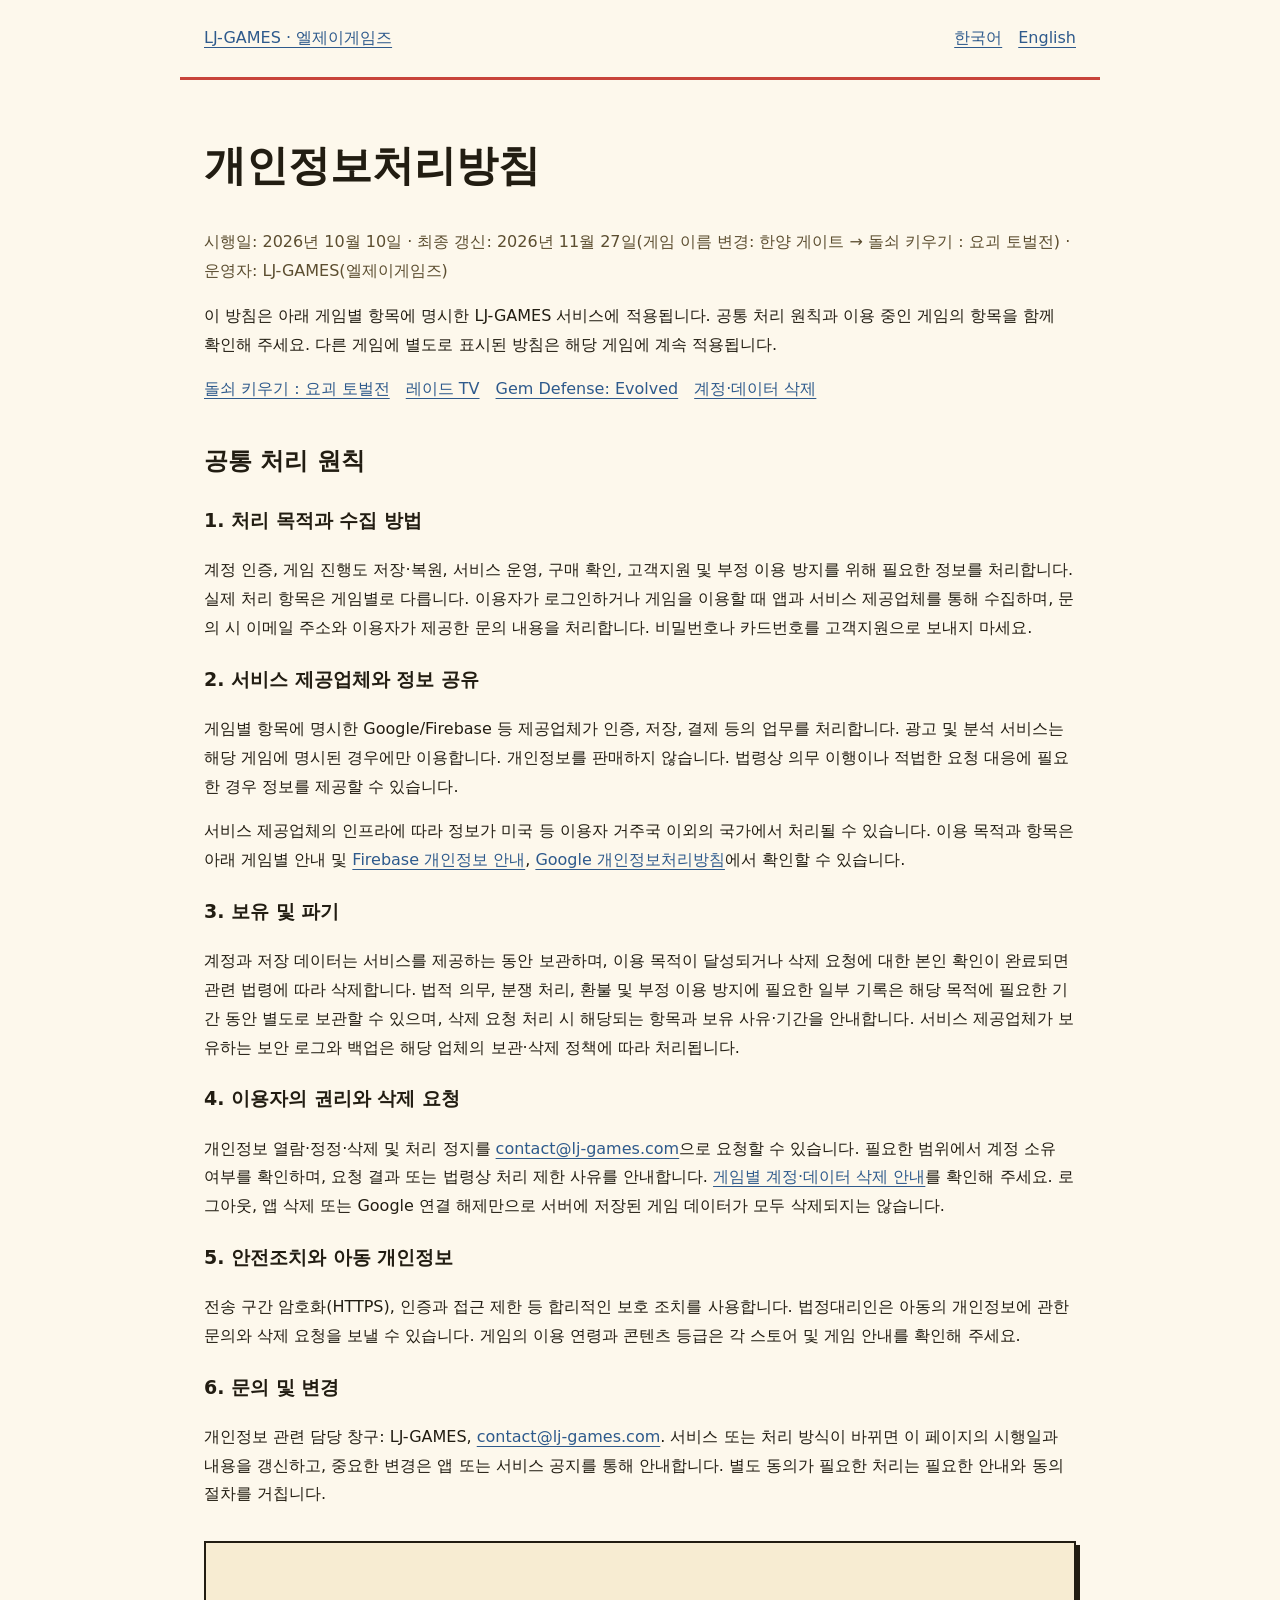
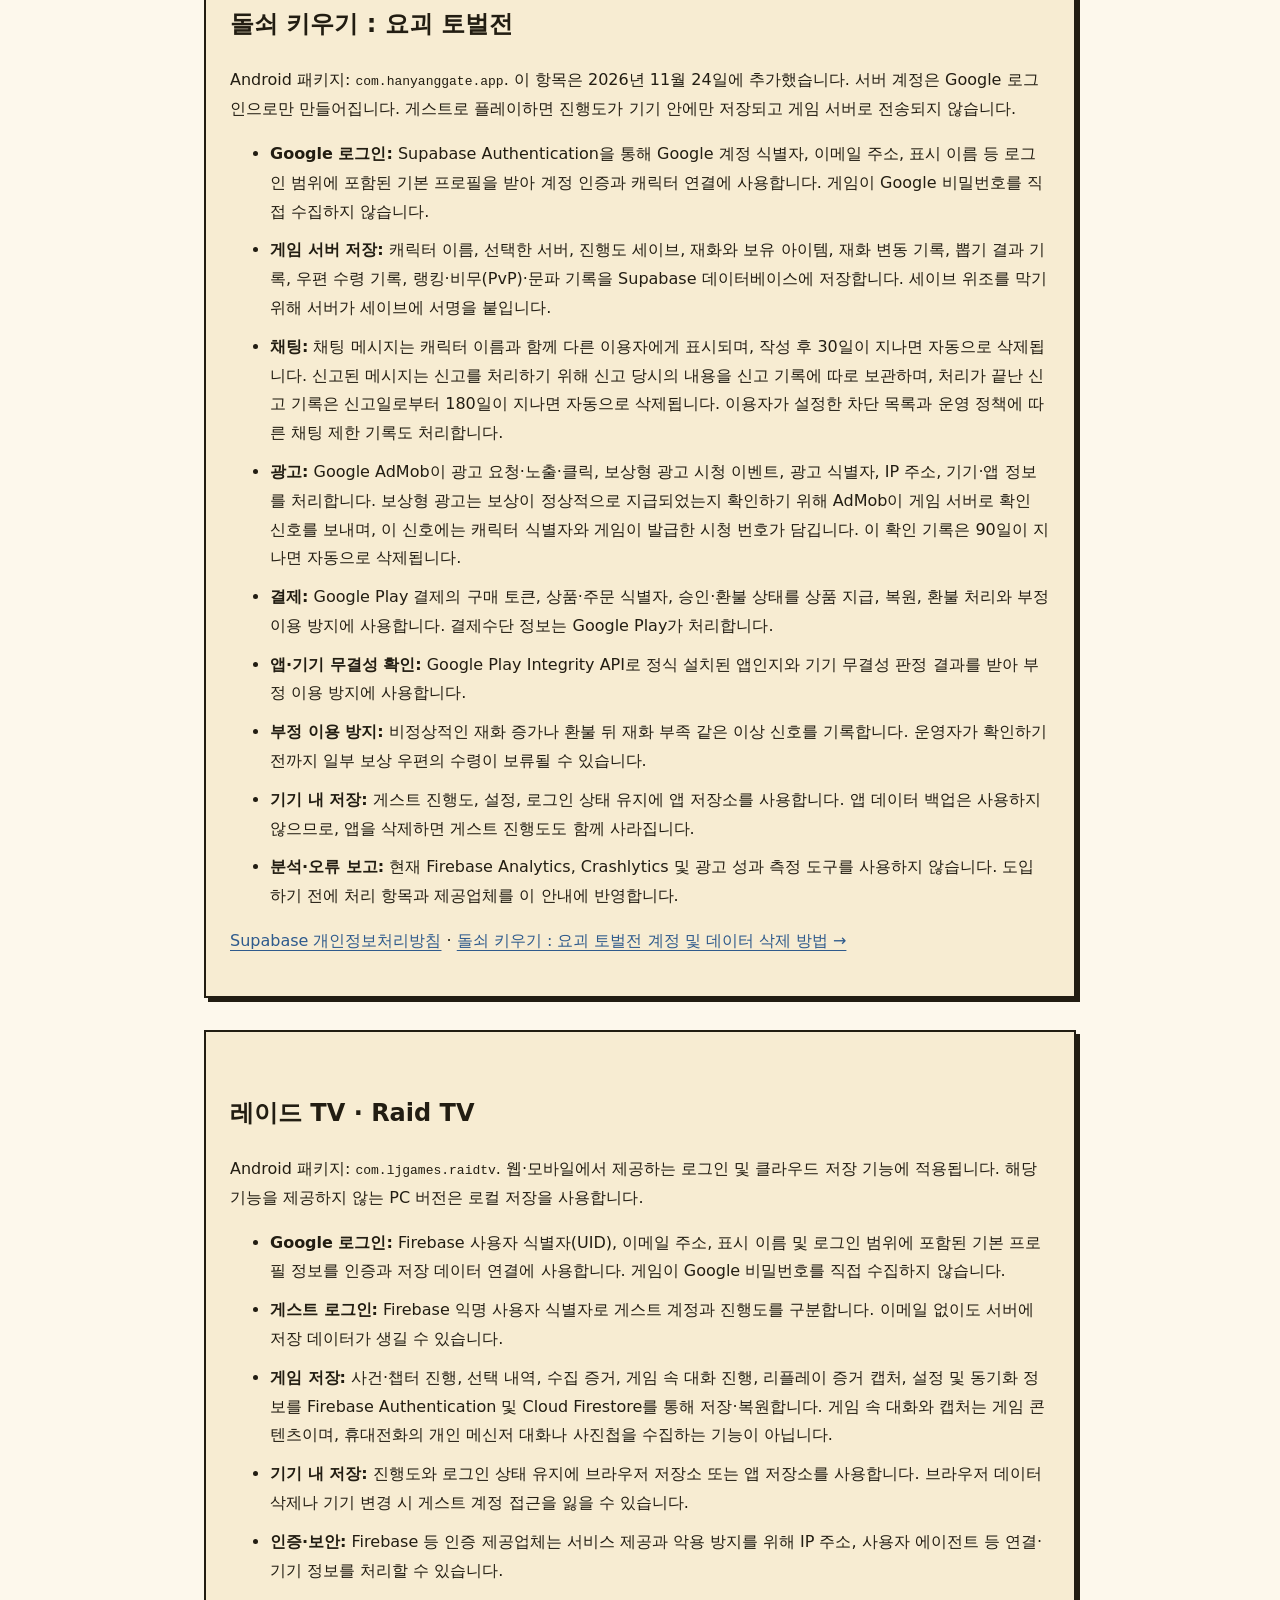
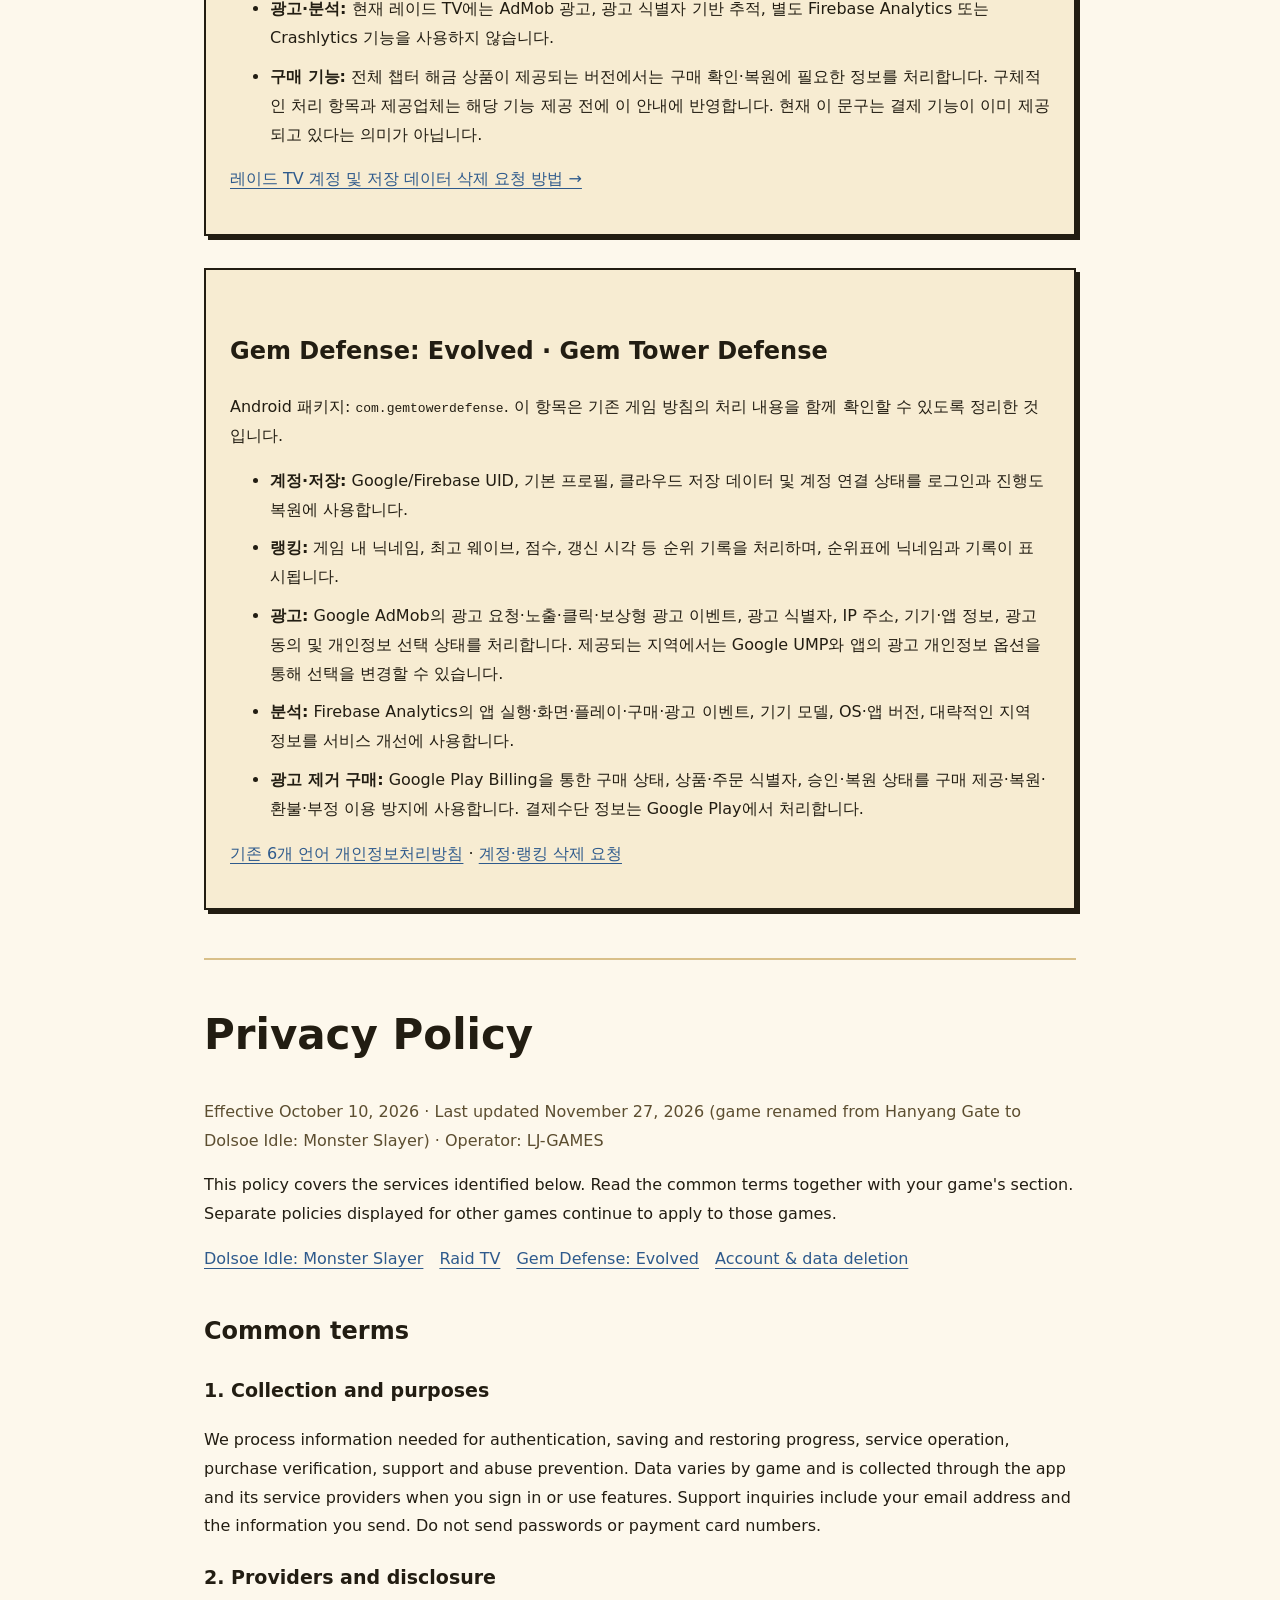
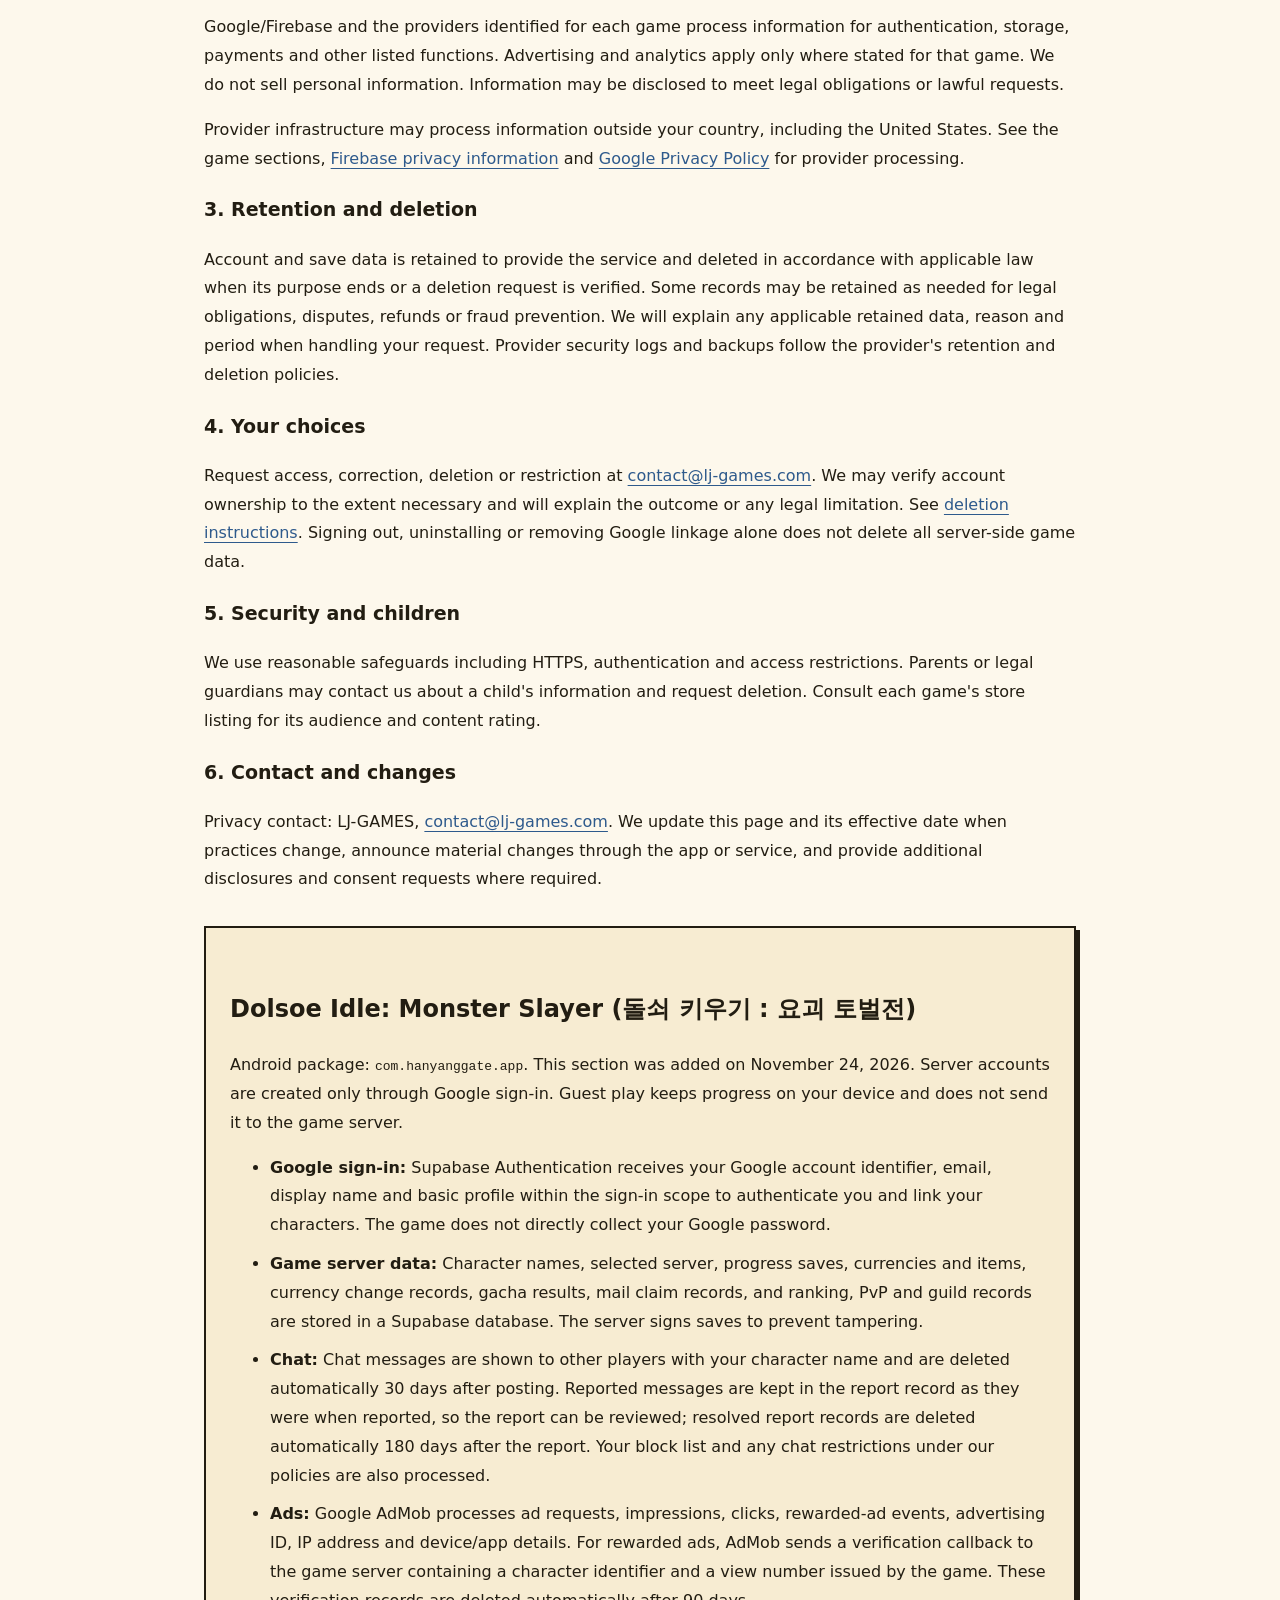
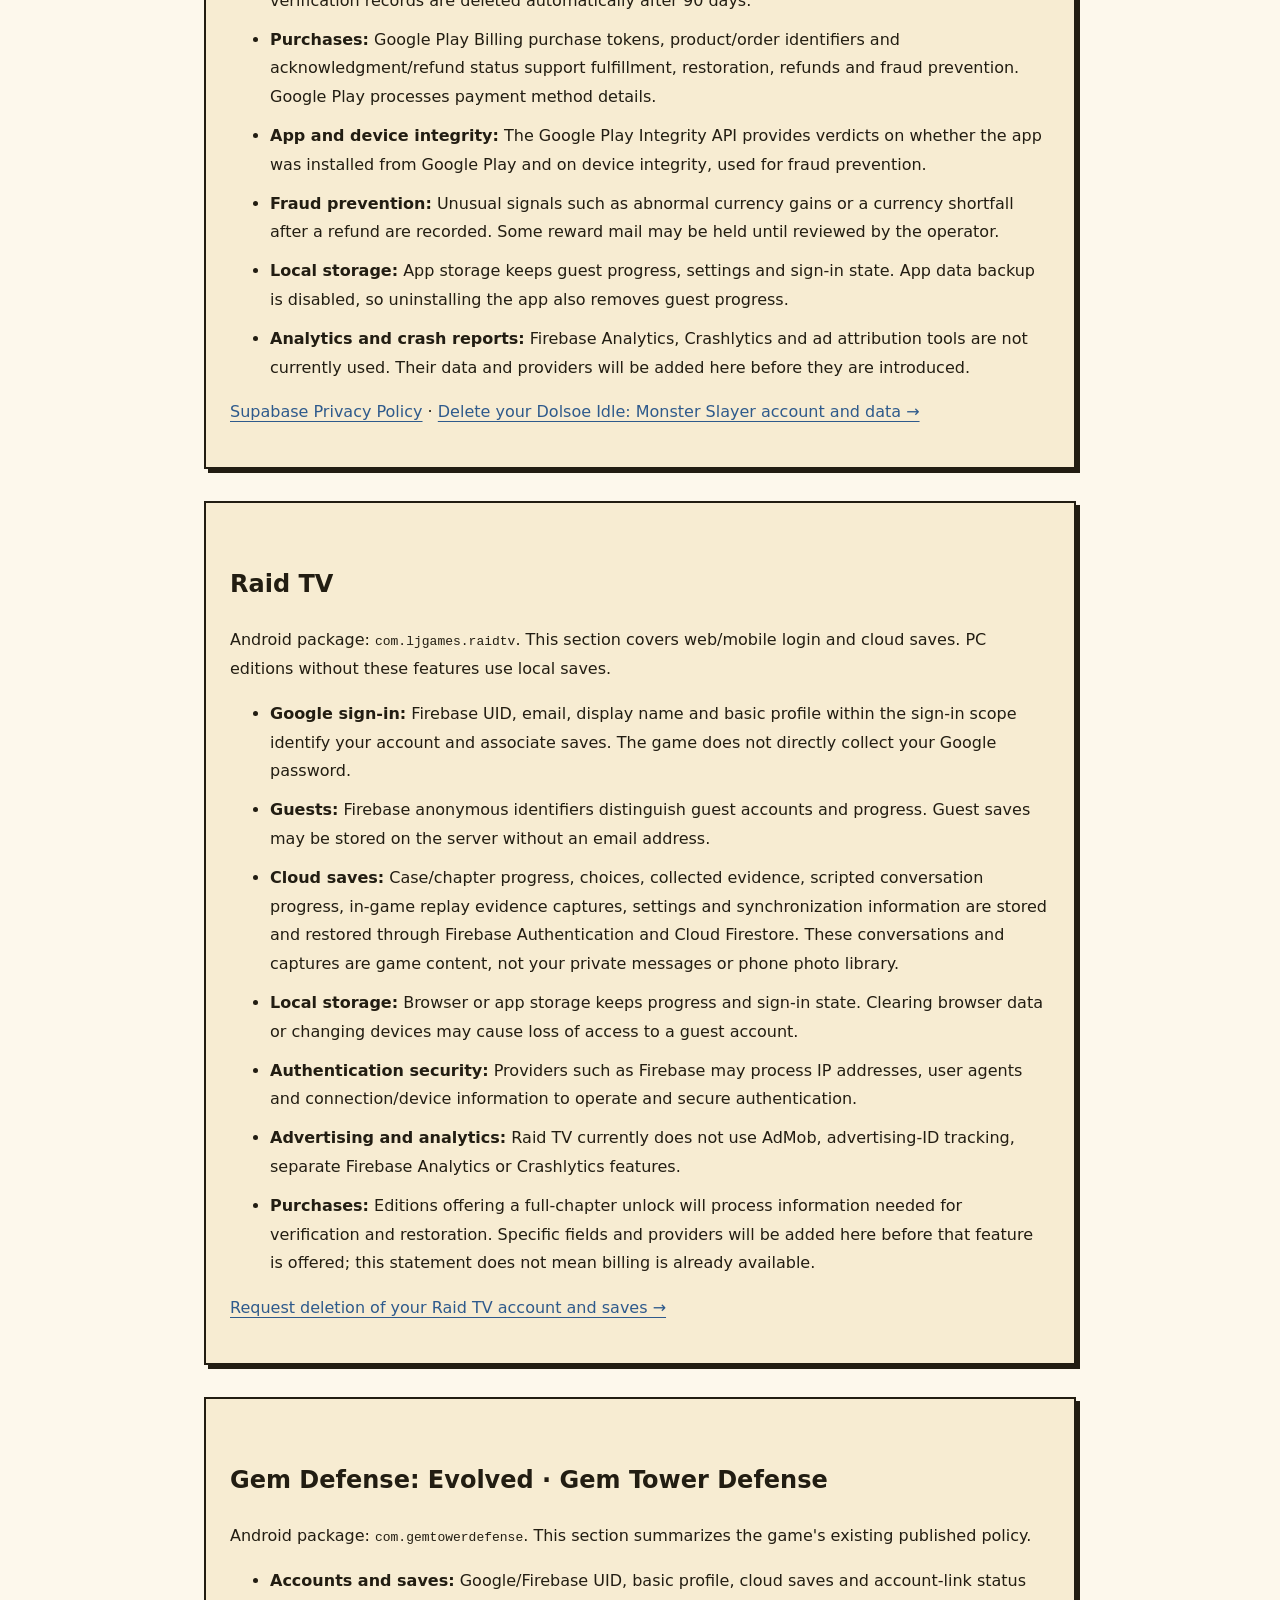
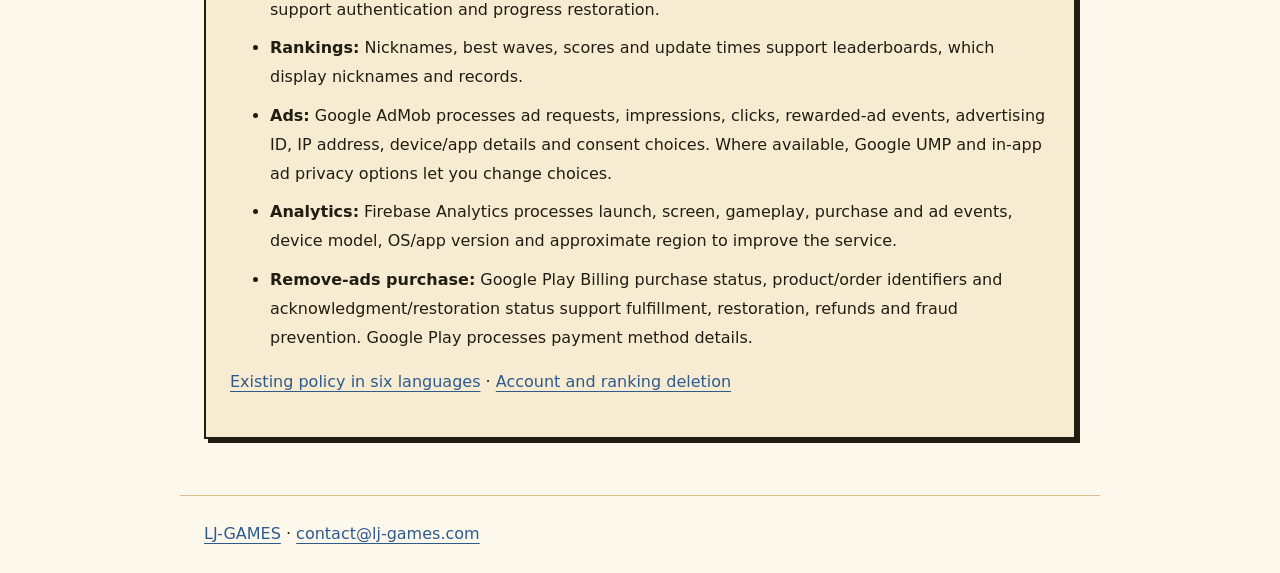
<file: privacy/index.html>
<!doctype html>
<html lang="ko">
<head>
  <meta charset="utf-8">
  <meta name="viewport" content="width=device-width, initial-scale=1">
  <title>개인정보처리방침 · LJ-GAMES</title>
  <meta name="description" content="LJ-GAMES 공통 개인정보처리방침 및 돌쇠 키우기 : 요괴 토벌전, 레이드 TV, Gem Defense: Evolved의 게임별 처리 항목과 삭제 안내">
  <link rel="icon" href="/favicon.ico">
  <link rel="stylesheet" href="privacy.css">
</head>
<body>
<header><a href="/">LJ-GAMES · 엘제이게임즈</a><nav aria-label="Language"><a href="#ko" lang="ko">한국어</a><a href="#en" lang="en">English</a></nav></header>
<main>
<section id="ko" lang="ko">
  <h1>개인정보처리방침</h1>
  <p class="meta">시행일: 2026년 10월 10일 · 최종 갱신: 2026년 11월 27일(게임 이름 변경: 한양 게이트 → 돌쇠 키우기 : 요괴 토벌전) · 운영자: LJ-GAMES(엘제이게임즈)</p>
  <p>이 방침은 아래 게임별 항목에 명시한 LJ-GAMES 서비스에 적용됩니다. 공통 처리 원칙과 이용 중인 게임의 항목을 함께 확인해 주세요. 다른 게임에 별도로 표시된 방침은 해당 게임에 계속 적용됩니다.</p>
  <nav aria-label="게임별 항목"><a href="#hanyang-gate">돌쇠 키우기 : 요괴 토벌전</a><a href="#raidtv">레이드 TV</a><a href="#gem-defense">Gem Defense: Evolved</a><a href="delete-account.html">계정·데이터 삭제</a></nav>
  <h2>공통 처리 원칙</h2>
  <h3>1. 처리 목적과 수집 방법</h3>
  <p>계정 인증, 게임 진행도 저장·복원, 서비스 운영, 구매 확인, 고객지원 및 부정 이용 방지를 위해 필요한 정보를 처리합니다. 실제 처리 항목은 게임별로 다릅니다. 이용자가 로그인하거나 게임을 이용할 때 앱과 서비스 제공업체를 통해 수집하며, 문의 시 이메일 주소와 이용자가 제공한 문의 내용을 처리합니다. 비밀번호나 카드번호를 고객지원으로 보내지 마세요.</p>
  <h3>2. 서비스 제공업체와 정보 공유</h3>
  <p>게임별 항목에 명시한 Google/Firebase 등 제공업체가 인증, 저장, 결제 등의 업무를 처리합니다. 광고 및 분석 서비스는 해당 게임에 명시된 경우에만 이용합니다. 개인정보를 판매하지 않습니다. 법령상 의무 이행이나 적법한 요청 대응에 필요한 경우 정보를 제공할 수 있습니다.</p>
  <p>서비스 제공업체의 인프라에 따라 정보가 미국 등 이용자 거주국 이외의 국가에서 처리될 수 있습니다. 이용 목적과 항목은 아래 게임별 안내 및 <a href="https://firebase.google.com/support/privacy">Firebase 개인정보 안내</a>, <a href="https://policies.google.com/privacy">Google 개인정보처리방침</a>에서 확인할 수 있습니다.</p>
  <h3>3. 보유 및 파기</h3>
  <p>계정과 저장 데이터는 서비스를 제공하는 동안 보관하며, 이용 목적이 달성되거나 삭제 요청에 대한 본인 확인이 완료되면 관련 법령에 따라 삭제합니다. 법적 의무, 분쟁 처리, 환불 및 부정 이용 방지에 필요한 일부 기록은 해당 목적에 필요한 기간 동안 별도로 보관할 수 있으며, 삭제 요청 처리 시 해당되는 항목과 보유 사유·기간을 안내합니다. 서비스 제공업체가 보유하는 보안 로그와 백업은 해당 업체의 보관·삭제 정책에 따라 처리됩니다.</p>
  <h3>4. 이용자의 권리와 삭제 요청</h3>
  <p>개인정보 열람·정정·삭제 및 처리 정지를 <a href="mailto:contact@lj-games.com">contact@lj-games.com</a>으로 요청할 수 있습니다. 필요한 범위에서 계정 소유 여부를 확인하며, 요청 결과 또는 법령상 처리 제한 사유를 안내합니다. <a href="delete-account.html">게임별 계정·데이터 삭제 안내</a>를 확인해 주세요. 로그아웃, 앱 삭제 또는 Google 연결 해제만으로 서버에 저장된 게임 데이터가 모두 삭제되지는 않습니다.</p>
  <h3>5. 안전조치와 아동 개인정보</h3>
  <p>전송 구간 암호화(HTTPS), 인증과 접근 제한 등 합리적인 보호 조치를 사용합니다. 법정대리인은 아동의 개인정보에 관한 문의와 삭제 요청을 보낼 수 있습니다. 게임의 이용 연령과 콘텐츠 등급은 각 스토어 및 게임 안내를 확인해 주세요.</p>
  <h3>6. 문의 및 변경</h3>
  <p>개인정보 관련 담당 창구: LJ-GAMES, <a href="mailto:contact@lj-games.com">contact@lj-games.com</a>. 서비스 또는 처리 방식이 바뀌면 이 페이지의 시행일과 내용을 갱신하고, 중요한 변경은 앱 또는 서비스 공지를 통해 안내합니다. 별도 동의가 필요한 처리는 필요한 안내와 동의 절차를 거칩니다.</p>
  <section class="game" id="hanyang-gate">
    <h2>돌쇠 키우기 : 요괴 토벌전</h2>
    <p>Android 패키지: <code>com.hanyanggate.app</code>. 이 항목은 2026년 11월 24일에 추가했습니다. 서버 계정은 Google 로그인으로만 만들어집니다. 게스트로 플레이하면 진행도가 기기 안에만 저장되고 게임 서버로 전송되지 않습니다.</p>
    <ul>
      <li><strong>Google 로그인:</strong> Supabase Authentication을 통해 Google 계정 식별자, 이메일 주소, 표시 이름 등 로그인 범위에 포함된 기본 프로필을 받아 계정 인증과 캐릭터 연결에 사용합니다. 게임이 Google 비밀번호를 직접 수집하지 않습니다.</li>
      <li><strong>게임 서버 저장:</strong> 캐릭터 이름, 선택한 서버, 진행도 세이브, 재화와 보유 아이템, 재화 변동 기록, 뽑기 결과 기록, 우편 수령 기록, 랭킹·비무(PvP)·문파 기록을 Supabase 데이터베이스에 저장합니다. 세이브 위조를 막기 위해 서버가 세이브에 서명을 붙입니다.</li>
      <li><strong>채팅:</strong> 채팅 메시지는 캐릭터 이름과 함께 다른 이용자에게 표시되며, 작성 후 30일이 지나면 자동으로 삭제됩니다. 신고된 메시지는 신고를 처리하기 위해 신고 당시의 내용을 신고 기록에 따로 보관하며, 처리가 끝난 신고 기록은 신고일로부터 180일이 지나면 자동으로 삭제됩니다. 이용자가 설정한 차단 목록과 운영 정책에 따른 채팅 제한 기록도 처리합니다.</li>
      <li><strong>광고:</strong> Google AdMob이 광고 요청·노출·클릭, 보상형 광고 시청 이벤트, 광고 식별자, IP 주소, 기기·앱 정보를 처리합니다. 보상형 광고는 보상이 정상적으로 지급되었는지 확인하기 위해 AdMob이 게임 서버로 확인 신호를 보내며, 이 신호에는 캐릭터 식별자와 게임이 발급한 시청 번호가 담깁니다. 이 확인 기록은 90일이 지나면 자동으로 삭제됩니다.</li>
      <li><strong>결제:</strong> Google Play 결제의 구매 토큰, 상품·주문 식별자, 승인·환불 상태를 상품 지급, 복원, 환불 처리와 부정 이용 방지에 사용합니다. 결제수단 정보는 Google Play가 처리합니다.</li>
      <li><strong>앱·기기 무결성 확인:</strong> Google Play Integrity API로 정식 설치된 앱인지와 기기 무결성 판정 결과를 받아 부정 이용 방지에 사용합니다.</li>
      <li><strong>부정 이용 방지:</strong> 비정상적인 재화 증가나 환불 뒤 재화 부족 같은 이상 신호를 기록합니다. 운영자가 확인하기 전까지 일부 보상 우편의 수령이 보류될 수 있습니다.</li>
      <li><strong>기기 내 저장:</strong> 게스트 진행도, 설정, 로그인 상태 유지에 앱 저장소를 사용합니다. 앱 데이터 백업은 사용하지 않으므로, 앱을 삭제하면 게스트 진행도도 함께 사라집니다.</li>
      <li><strong>분석·오류 보고:</strong> 현재 Firebase Analytics, Crashlytics 및 광고 성과 측정 도구를 사용하지 않습니다. 도입하기 전에 처리 항목과 제공업체를 이 안내에 반영합니다.</li>
    </ul>
    <p><a href="https://supabase.com/privacy">Supabase 개인정보처리방침</a> · <a href="delete-account.html#hanyang-gate">돌쇠 키우기 : 요괴 토벌전 계정 및 데이터 삭제 방법 →</a></p>
  </section>
  <section class="game" id="raidtv">
    <h2>레이드 TV · Raid TV</h2>
    <p>Android 패키지: <code>com.ljgames.raidtv</code>. 웹·모바일에서 제공하는 로그인 및 클라우드 저장 기능에 적용됩니다. 해당 기능을 제공하지 않는 PC 버전은 로컬 저장을 사용합니다.</p>
    <ul>
      <li><strong>Google 로그인:</strong> Firebase 사용자 식별자(UID), 이메일 주소, 표시 이름 및 로그인 범위에 포함된 기본 프로필 정보를 인증과 저장 데이터 연결에 사용합니다. 게임이 Google 비밀번호를 직접 수집하지 않습니다.</li>
      <li><strong>게스트 로그인:</strong> Firebase 익명 사용자 식별자로 게스트 계정과 진행도를 구분합니다. 이메일 없이도 서버에 저장 데이터가 생길 수 있습니다.</li>
      <li><strong>게임 저장:</strong> 사건·챕터 진행, 선택 내역, 수집 증거, 게임 속 대화 진행, 리플레이 증거 캡처, 설정 및 동기화 정보를 Firebase Authentication 및 Cloud Firestore를 통해 저장·복원합니다. 게임 속 대화와 캡처는 게임 콘텐츠이며, 휴대전화의 개인 메신저 대화나 사진첩을 수집하는 기능이 아닙니다.</li>
      <li><strong>기기 내 저장:</strong> 진행도와 로그인 상태 유지에 브라우저 저장소 또는 앱 저장소를 사용합니다. 브라우저 데이터 삭제나 기기 변경 시 게스트 계정 접근을 잃을 수 있습니다.</li>
      <li><strong>인증·보안:</strong> Firebase 등 인증 제공업체는 서비스 제공과 악용 방지를 위해 IP 주소, 사용자 에이전트 등 연결·기기 정보를 처리할 수 있습니다.</li>
      <li><strong>광고·분석:</strong> 현재 레이드 TV에는 AdMob 광고, 광고 식별자 기반 추적, 별도 Firebase Analytics 또는 Crashlytics 기능을 사용하지 않습니다.</li>
      <li><strong>구매 기능:</strong> 전체 챕터 해금 상품이 제공되는 버전에서는 구매 확인·복원에 필요한 정보를 처리합니다. 구체적인 처리 항목과 제공업체는 해당 기능 제공 전에 이 안내에 반영합니다. 현재 이 문구는 결제 기능이 이미 제공되고 있다는 의미가 아닙니다.</li>
    </ul>
    <p><a href="delete-account.html#raidtv">레이드 TV 계정 및 저장 데이터 삭제 요청 방법 →</a></p>
  </section>
  <section class="game" id="gem-defense">
    <h2>Gem Defense: Evolved · Gem Tower Defense</h2>
    <p>Android 패키지: <code>com.gemtowerdefense</code>. 이 항목은 기존 게임 방침의 처리 내용을 함께 확인할 수 있도록 정리한 것입니다.</p>
    <ul>
      <li><strong>계정·저장:</strong> Google/Firebase UID, 기본 프로필, 클라우드 저장 데이터 및 계정 연결 상태를 로그인과 진행도 복원에 사용합니다.</li>
      <li><strong>랭킹:</strong> 게임 내 닉네임, 최고 웨이브, 점수, 갱신 시각 등 순위 기록을 처리하며, 순위표에 닉네임과 기록이 표시됩니다.</li>
      <li><strong>광고:</strong> Google AdMob의 광고 요청·노출·클릭·보상형 광고 이벤트, 광고 식별자, IP 주소, 기기·앱 정보, 광고 동의 및 개인정보 선택 상태를 처리합니다. 제공되는 지역에서는 Google UMP와 앱의 광고 개인정보 옵션을 통해 선택을 변경할 수 있습니다.</li>
      <li><strong>분석:</strong> Firebase Analytics의 앱 실행·화면·플레이·구매·광고 이벤트, 기기 모델, OS·앱 버전, 대략적인 지역 정보를 서비스 개선에 사용합니다.</li>
      <li><strong>광고 제거 구매:</strong> Google Play Billing을 통한 구매 상태, 상품·주문 식별자, 승인·복원 상태를 구매 제공·복원·환불·부정 이용 방지에 사용합니다. 결제수단 정보는 Google Play에서 처리합니다.</li>
    </ul>
    <p><a href="https://gemtowerdefense-fa280.web.app/privacy/index.html#ko">기존 6개 언어 개인정보처리방침</a> · <a href="delete-account.html#gem-defense">계정·랭킹 삭제 요청</a></p>
  </section>
</section>
<hr>
<section id="en" lang="en">
  <h1>Privacy Policy</h1>
  <p class="meta">Effective October 10, 2026 · Last updated November 27, 2026 (game renamed from Hanyang Gate to Dolsoe Idle: Monster Slayer) · Operator: LJ-GAMES</p>
  <p>This policy covers the services identified below. Read the common terms together with your game's section. Separate policies displayed for other games continue to apply to those games.</p>
  <nav aria-label="Game policies"><a href="#hanyang-gate-en">Dolsoe Idle: Monster Slayer</a><a href="#raidtv-en">Raid TV</a><a href="#gem-defense-en">Gem Defense: Evolved</a><a href="delete-account.html#en">Account &amp; data deletion</a></nav>
  <h2>Common terms</h2>
  <h3>1. Collection and purposes</h3>
  <p>We process information needed for authentication, saving and restoring progress, service operation, purchase verification, support and abuse prevention. Data varies by game and is collected through the app and its service providers when you sign in or use features. Support inquiries include your email address and the information you send. Do not send passwords or payment card numbers.</p>
  <h3>2. Providers and disclosure</h3>
  <p>Google/Firebase and the providers identified for each game process information for authentication, storage, payments and other listed functions. Advertising and analytics apply only where stated for that game. We do not sell personal information. Information may be disclosed to meet legal obligations or lawful requests.</p>
  <p>Provider infrastructure may process information outside your country, including the United States. See the game sections, <a href="https://firebase.google.com/support/privacy">Firebase privacy information</a> and <a href="https://policies.google.com/privacy">Google Privacy Policy</a> for provider processing.</p>
  <h3>3. Retention and deletion</h3>
  <p>Account and save data is retained to provide the service and deleted in accordance with applicable law when its purpose ends or a deletion request is verified. Some records may be retained as needed for legal obligations, disputes, refunds or fraud prevention. We will explain any applicable retained data, reason and period when handling your request. Provider security logs and backups follow the provider's retention and deletion policies.</p>
  <h3>4. Your choices</h3>
  <p>Request access, correction, deletion or restriction at <a href="mailto:contact@lj-games.com">contact@lj-games.com</a>. We may verify account ownership to the extent necessary and will explain the outcome or any legal limitation. See <a href="delete-account.html#en">deletion instructions</a>. Signing out, uninstalling or removing Google linkage alone does not delete all server-side game data.</p>
  <h3>5. Security and children</h3>
  <p>We use reasonable safeguards including HTTPS, authentication and access restrictions. Parents or legal guardians may contact us about a child's information and request deletion. Consult each game's store listing for its audience and content rating.</p>
  <h3>6. Contact and changes</h3>
  <p>Privacy contact: LJ-GAMES, <a href="mailto:contact@lj-games.com">contact@lj-games.com</a>. We update this page and its effective date when practices change, announce material changes through the app or service, and provide additional disclosures and consent requests where required.</p>
  <section class="game" id="hanyang-gate-en">
    <h2>Dolsoe Idle: Monster Slayer (돌쇠 키우기 : 요괴 토벌전)</h2>
    <p>Android package: <code>com.hanyanggate.app</code>. This section was added on November 24, 2026. Server accounts are created only through Google sign-in. Guest play keeps progress on your device and does not send it to the game server.</p>
    <ul>
      <li><strong>Google sign-in:</strong> Supabase Authentication receives your Google account identifier, email, display name and basic profile within the sign-in scope to authenticate you and link your characters. The game does not directly collect your Google password.</li>
      <li><strong>Game server data:</strong> Character names, selected server, progress saves, currencies and items, currency change records, gacha results, mail claim records, and ranking, PvP and guild records are stored in a Supabase database. The server signs saves to prevent tampering.</li>
      <li><strong>Chat:</strong> Chat messages are shown to other players with your character name and are deleted automatically 30 days after posting. Reported messages are kept in the report record as they were when reported, so the report can be reviewed; resolved report records are deleted automatically 180 days after the report. Your block list and any chat restrictions under our policies are also processed.</li>
      <li><strong>Ads:</strong> Google AdMob processes ad requests, impressions, clicks, rewarded-ad events, advertising ID, IP address and device/app details. For rewarded ads, AdMob sends a verification callback to the game server containing a character identifier and a view number issued by the game. These verification records are deleted automatically after 90 days.</li>
      <li><strong>Purchases:</strong> Google Play Billing purchase tokens, product/order identifiers and acknowledgment/refund status support fulfillment, restoration, refunds and fraud prevention. Google Play processes payment method details.</li>
      <li><strong>App and device integrity:</strong> The Google Play Integrity API provides verdicts on whether the app was installed from Google Play and on device integrity, used for fraud prevention.</li>
      <li><strong>Fraud prevention:</strong> Unusual signals such as abnormal currency gains or a currency shortfall after a refund are recorded. Some reward mail may be held until reviewed by the operator.</li>
      <li><strong>Local storage:</strong> App storage keeps guest progress, settings and sign-in state. App data backup is disabled, so uninstalling the app also removes guest progress.</li>
      <li><strong>Analytics and crash reports:</strong> Firebase Analytics, Crashlytics and ad attribution tools are not currently used. Their data and providers will be added here before they are introduced.</li>
    </ul>
    <p><a href="https://supabase.com/privacy">Supabase Privacy Policy</a> · <a href="delete-account.html#hanyang-gate-en">Delete your Dolsoe Idle: Monster Slayer account and data →</a></p>
  </section>
  <section class="game" id="raidtv-en">
    <h2>Raid TV</h2>
    <p>Android package: <code>com.ljgames.raidtv</code>. This section covers web/mobile login and cloud saves. PC editions without these features use local saves.</p>
    <ul>
      <li><strong>Google sign-in:</strong> Firebase UID, email, display name and basic profile within the sign-in scope identify your account and associate saves. The game does not directly collect your Google password.</li>
      <li><strong>Guests:</strong> Firebase anonymous identifiers distinguish guest accounts and progress. Guest saves may be stored on the server without an email address.</li>
      <li><strong>Cloud saves:</strong> Case/chapter progress, choices, collected evidence, scripted conversation progress, in-game replay evidence captures, settings and synchronization information are stored and restored through Firebase Authentication and Cloud Firestore. These conversations and captures are game content, not your private messages or phone photo library.</li>
      <li><strong>Local storage:</strong> Browser or app storage keeps progress and sign-in state. Clearing browser data or changing devices may cause loss of access to a guest account.</li>
      <li><strong>Authentication security:</strong> Providers such as Firebase may process IP addresses, user agents and connection/device information to operate and secure authentication.</li>
      <li><strong>Advertising and analytics:</strong> Raid TV currently does not use AdMob, advertising-ID tracking, separate Firebase Analytics or Crashlytics features.</li>
      <li><strong>Purchases:</strong> Editions offering a full-chapter unlock will process information needed for verification and restoration. Specific fields and providers will be added here before that feature is offered; this statement does not mean billing is already available.</li>
    </ul>
    <p><a href="delete-account.html#raidtv-en">Request deletion of your Raid TV account and saves →</a></p>
  </section>
  <section class="game" id="gem-defense-en">
    <h2>Gem Defense: Evolved · Gem Tower Defense</h2>
    <p>Android package: <code>com.gemtowerdefense</code>. This section summarizes the game's existing published policy.</p>
    <ul>
      <li><strong>Accounts and saves:</strong> Google/Firebase UID, basic profile, cloud saves and account-link status support authentication and progress restoration.</li>
      <li><strong>Rankings:</strong> Nicknames, best waves, scores and update times support leaderboards, which display nicknames and records.</li>
      <li><strong>Ads:</strong> Google AdMob processes ad requests, impressions, clicks, rewarded-ad events, advertising ID, IP address, device/app details and consent choices. Where available, Google UMP and in-app ad privacy options let you change choices.</li>
      <li><strong>Analytics:</strong> Firebase Analytics processes launch, screen, gameplay, purchase and ad events, device model, OS/app version and approximate region to improve the service.</li>
      <li><strong>Remove-ads purchase:</strong> Google Play Billing purchase status, product/order identifiers and acknowledgment/restoration status support fulfillment, restoration, refunds and fraud prevention. Google Play processes payment method details.</li>
    </ul>
    <p><a href="https://gemtowerdefense-fa280.web.app/privacy/index.html#en">Existing policy in six languages</a> · <a href="delete-account.html#gem-defense-en">Account and ranking deletion</a></p>
  </section>
</section>
</main>
<footer><a href="/">LJ-GAMES</a> · <a href="mailto:contact@lj-games.com">contact@lj-games.com</a></footer>
</body>
</html>
</file>
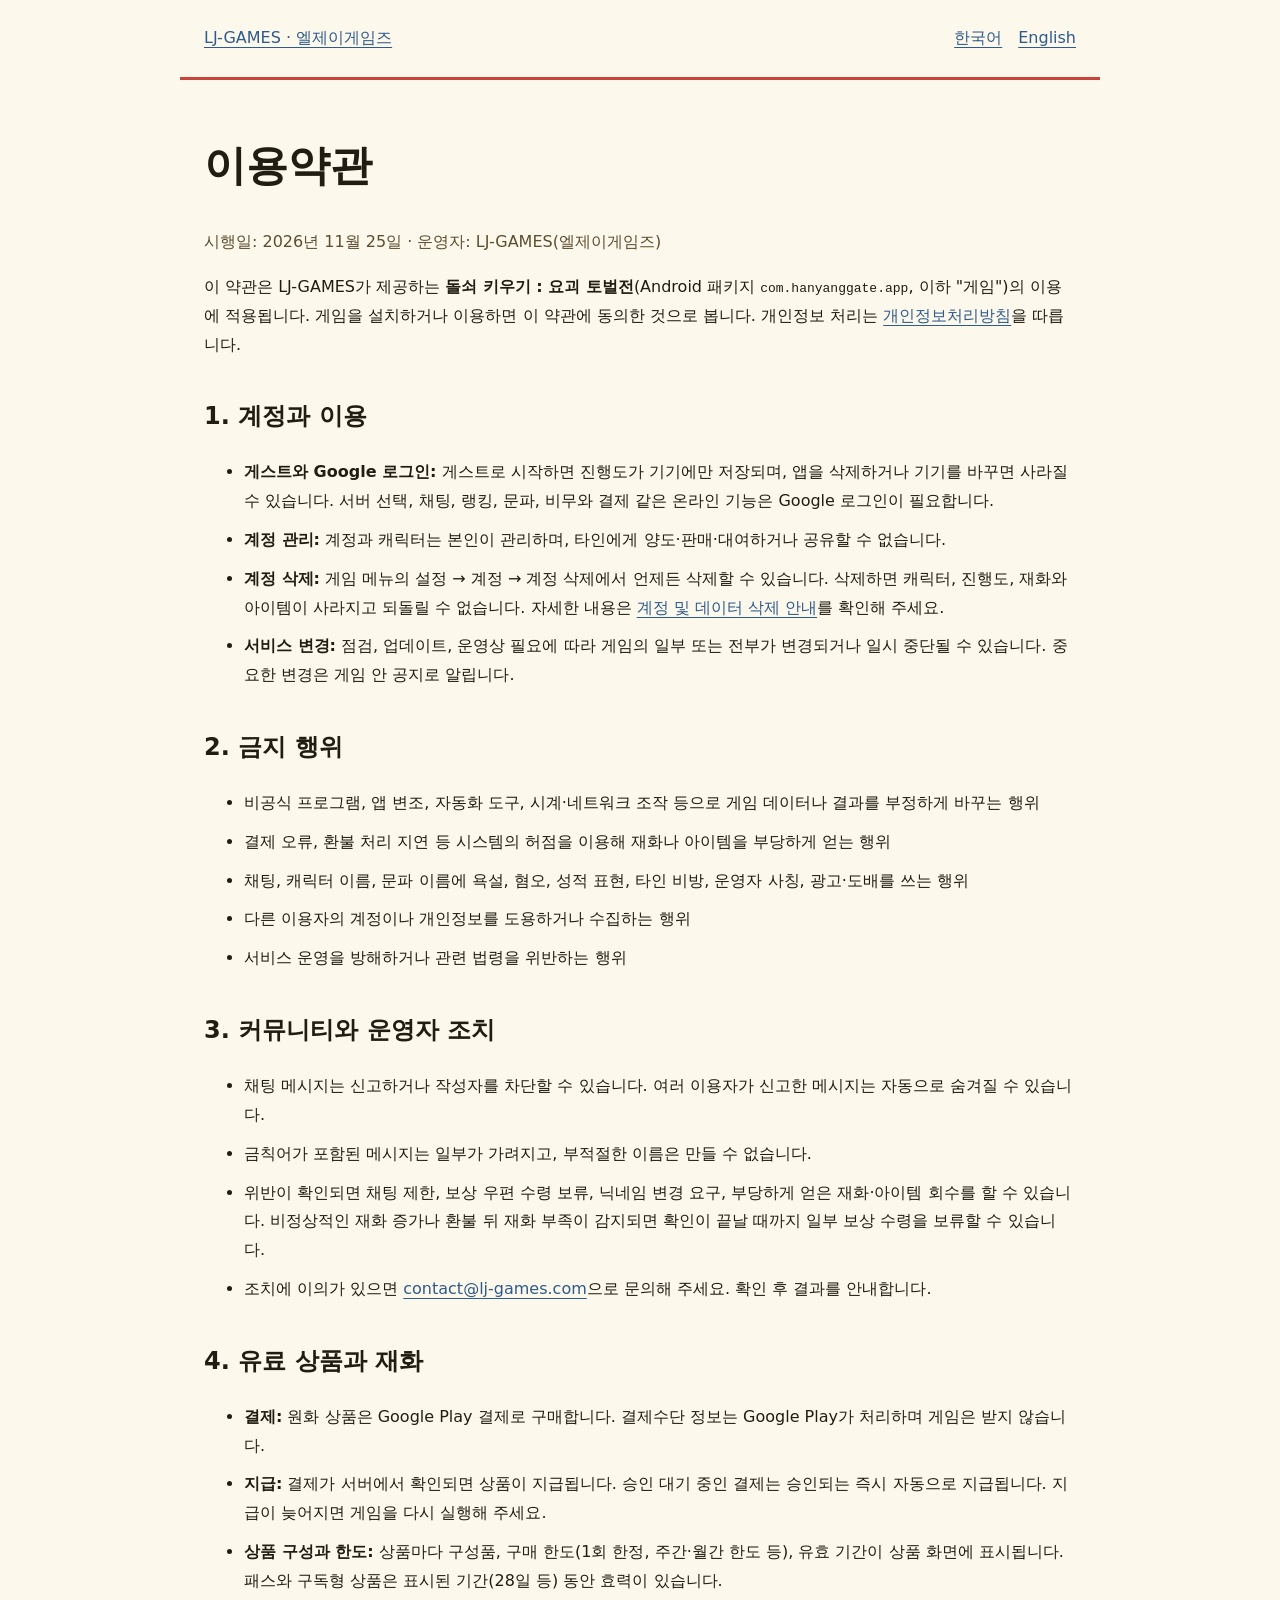
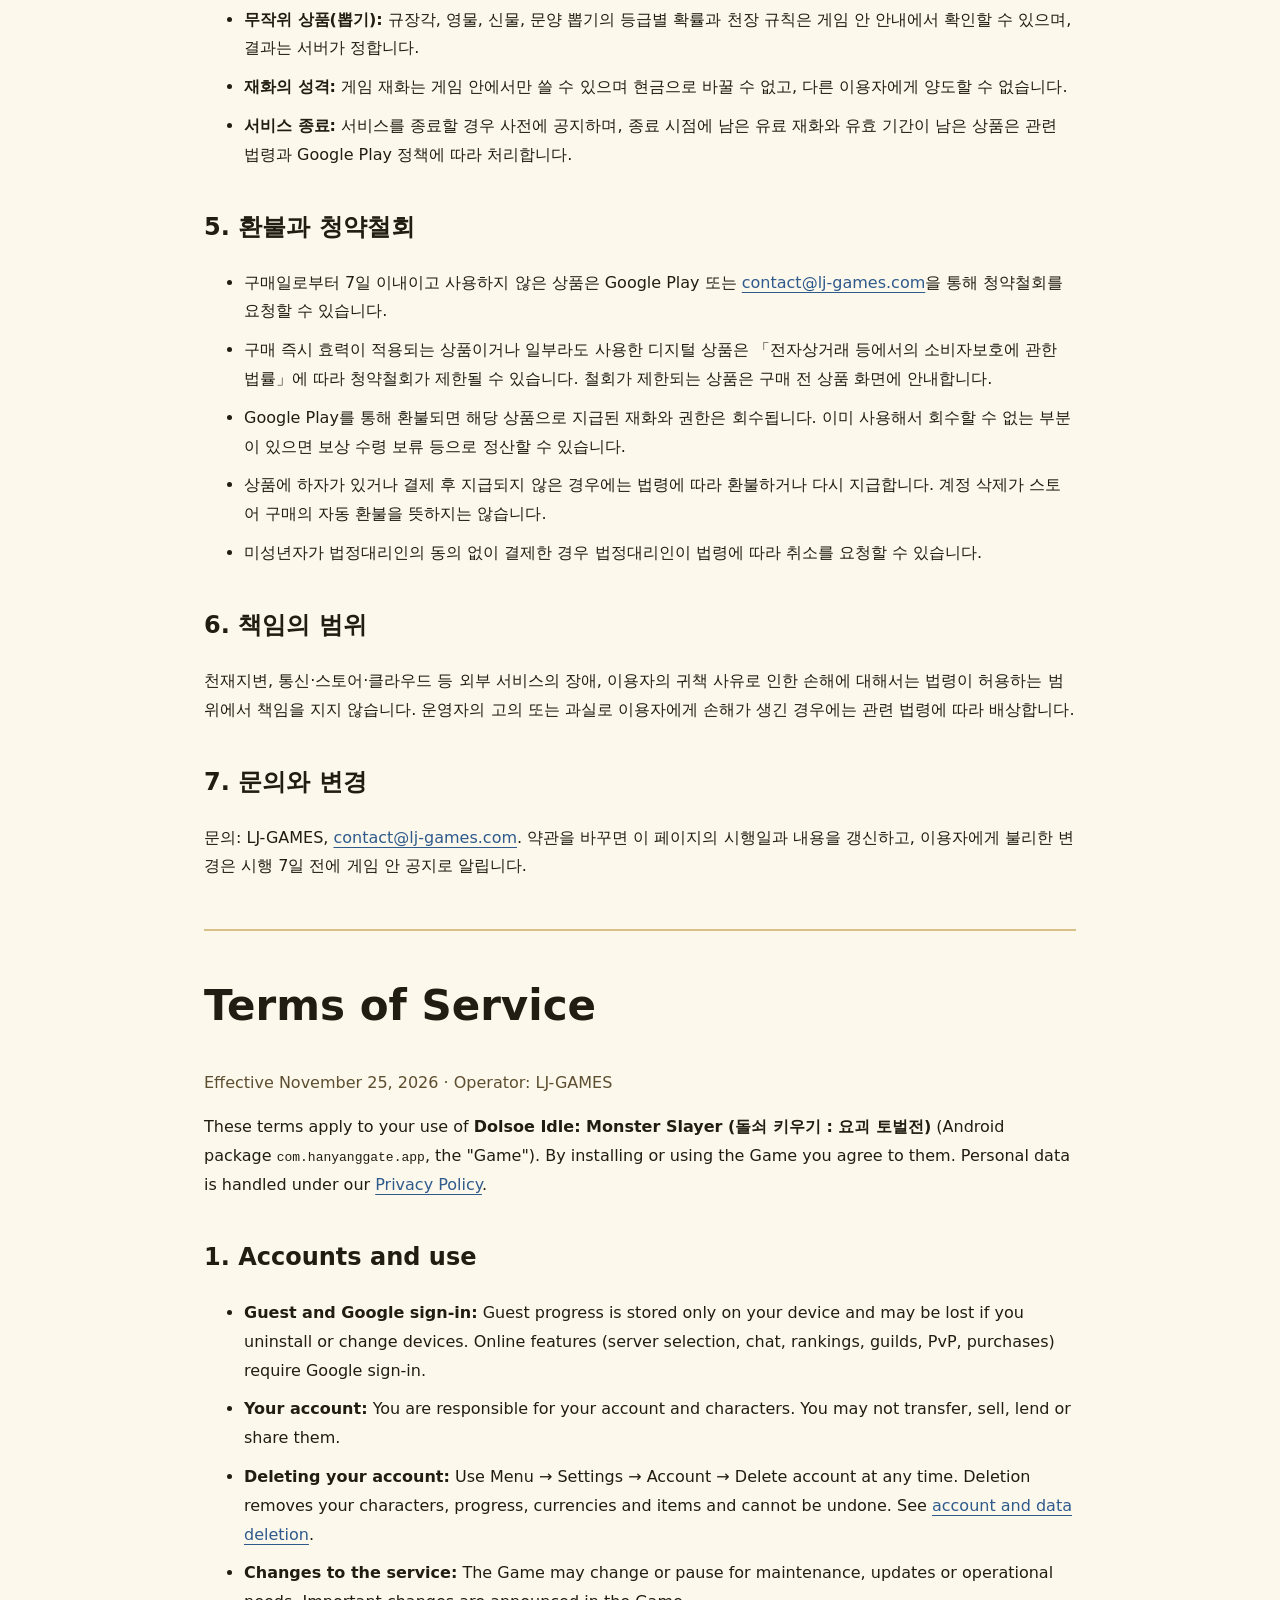
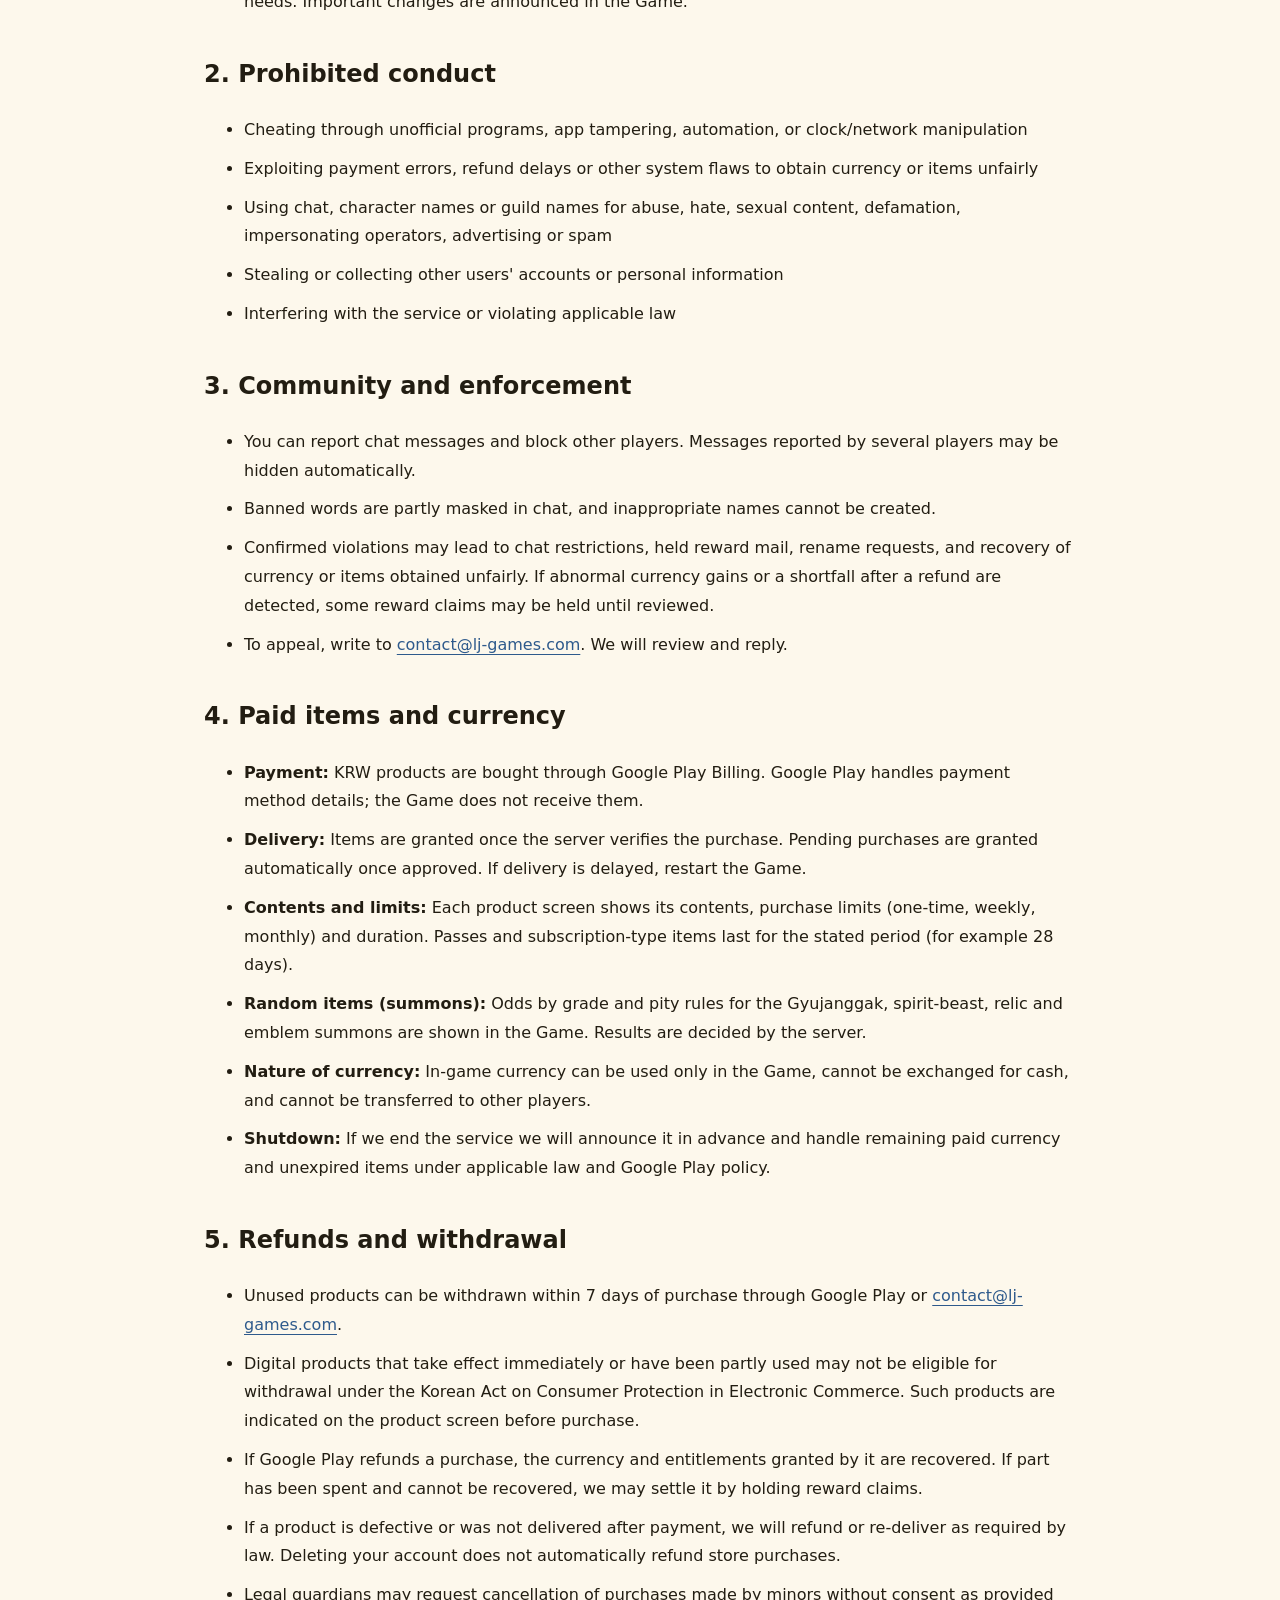
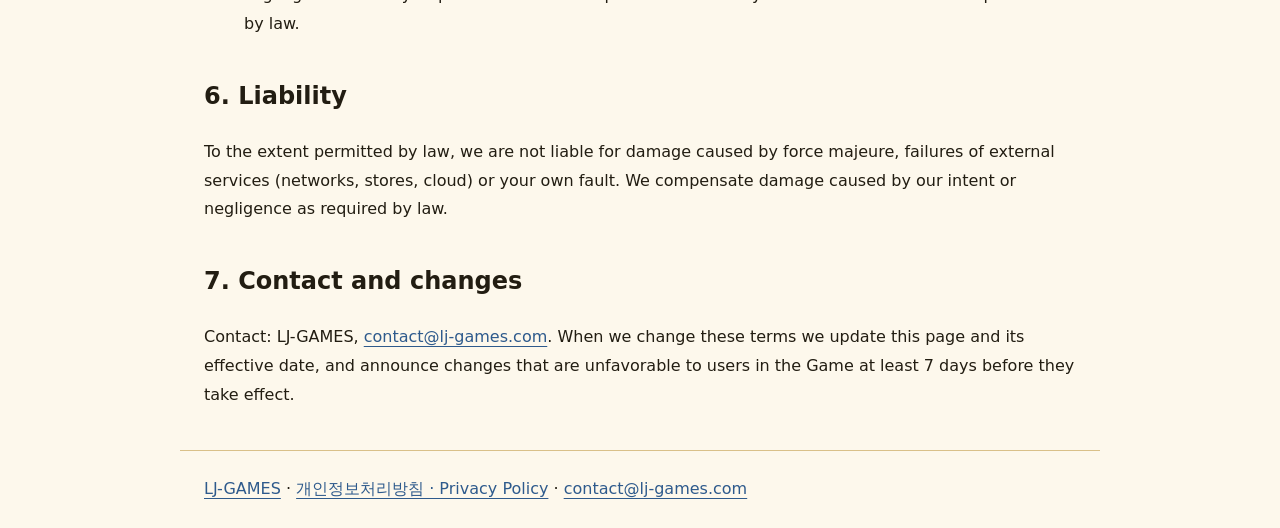
<file: terms/index.html>
<!doctype html>
<html lang="ko">
<head>
  <meta charset="utf-8">
  <meta name="viewport" content="width=device-width, initial-scale=1">
  <title>이용약관 · LJ-GAMES</title>
  <meta name="description" content="LJ-GAMES 이용약관: 돌쇠 키우기 : 요괴 토벌전의 계정, 유료 상품, 환불·청약철회, 커뮤니티 규칙">
  <link rel="icon" href="/favicon.ico">
  <link rel="stylesheet" href="../privacy/privacy.css">
</head>
<body>
<header><a href="/">LJ-GAMES · 엘제이게임즈</a><nav aria-label="Language"><a href="#ko" lang="ko">한국어</a><a href="#en" lang="en">English</a></nav></header>
<main>
<section id="ko" lang="ko">
  <h1>이용약관</h1>
  <p class="meta">시행일: 2026년 11월 25일 · 운영자: LJ-GAMES(엘제이게임즈)</p>
  <p>이 약관은 LJ-GAMES가 제공하는 <strong>돌쇠 키우기 : 요괴 토벌전</strong>(Android 패키지 <code>com.hanyanggate.app</code>, 이하 "게임")의 이용에 적용됩니다. 게임을 설치하거나 이용하면 이 약관에 동의한 것으로 봅니다. 개인정보 처리는 <a href="../privacy/#hanyang-gate">개인정보처리방침</a>을 따릅니다.</p>

  <h2>1. 계정과 이용</h2>
  <ul>
    <li><strong>게스트와 Google 로그인:</strong> 게스트로 시작하면 진행도가 기기에만 저장되며, 앱을 삭제하거나 기기를 바꾸면 사라질 수 있습니다. 서버 선택, 채팅, 랭킹, 문파, 비무와 결제 같은 온라인 기능은 Google 로그인이 필요합니다.</li>
    <li><strong>계정 관리:</strong> 계정과 캐릭터는 본인이 관리하며, 타인에게 양도·판매·대여하거나 공유할 수 없습니다.</li>
    <li><strong>계정 삭제:</strong> 게임 메뉴의 설정 → 계정 → 계정 삭제에서 언제든 삭제할 수 있습니다. 삭제하면 캐릭터, 진행도, 재화와 아이템이 사라지고 되돌릴 수 없습니다. 자세한 내용은 <a href="../privacy/delete-account.html#hanyang-gate">계정 및 데이터 삭제 안내</a>를 확인해 주세요.</li>
    <li><strong>서비스 변경:</strong> 점검, 업데이트, 운영상 필요에 따라 게임의 일부 또는 전부가 변경되거나 일시 중단될 수 있습니다. 중요한 변경은 게임 안 공지로 알립니다.</li>
  </ul>

  <h2>2. 금지 행위</h2>
  <ul>
    <li>비공식 프로그램, 앱 변조, 자동화 도구, 시계·네트워크 조작 등으로 게임 데이터나 결과를 부정하게 바꾸는 행위</li>
    <li>결제 오류, 환불 처리 지연 등 시스템의 허점을 이용해 재화나 아이템을 부당하게 얻는 행위</li>
    <li>채팅, 캐릭터 이름, 문파 이름에 욕설, 혐오, 성적 표현, 타인 비방, 운영자 사칭, 광고·도배를 쓰는 행위</li>
    <li>다른 이용자의 계정이나 개인정보를 도용하거나 수집하는 행위</li>
    <li>서비스 운영을 방해하거나 관련 법령을 위반하는 행위</li>
  </ul>

  <h2>3. 커뮤니티와 운영자 조치</h2>
  <ul>
    <li>채팅 메시지는 신고하거나 작성자를 차단할 수 있습니다. 여러 이용자가 신고한 메시지는 자동으로 숨겨질 수 있습니다.</li>
    <li>금칙어가 포함된 메시지는 일부가 가려지고, 부적절한 이름은 만들 수 없습니다.</li>
    <li>위반이 확인되면 채팅 제한, 보상 우편 수령 보류, 닉네임 변경 요구, 부당하게 얻은 재화·아이템 회수를 할 수 있습니다. 비정상적인 재화 증가나 환불 뒤 재화 부족이 감지되면 확인이 끝날 때까지 일부 보상 수령을 보류할 수 있습니다.</li>
    <li>조치에 이의가 있으면 <a href="mailto:contact@lj-games.com">contact@lj-games.com</a>으로 문의해 주세요. 확인 후 결과를 안내합니다.</li>
  </ul>

  <h2>4. 유료 상품과 재화</h2>
  <ul>
    <li><strong>결제:</strong> 원화 상품은 Google Play 결제로 구매합니다. 결제수단 정보는 Google Play가 처리하며 게임은 받지 않습니다.</li>
    <li><strong>지급:</strong> 결제가 서버에서 확인되면 상품이 지급됩니다. 승인 대기 중인 결제는 승인되는 즉시 자동으로 지급됩니다. 지급이 늦어지면 게임을 다시 실행해 주세요.</li>
    <li><strong>상품 구성과 한도:</strong> 상품마다 구성품, 구매 한도(1회 한정, 주간·월간 한도 등), 유효 기간이 상품 화면에 표시됩니다. 패스와 구독형 상품은 표시된 기간(28일 등) 동안 효력이 있습니다.</li>
    <li><strong>무작위 상품(뽑기):</strong> 규장각, 영물, 신물, 문양 뽑기의 등급별 확률과 천장 규칙은 게임 안 안내에서 확인할 수 있으며, 결과는 서버가 정합니다.</li>
    <li><strong>재화의 성격:</strong> 게임 재화는 게임 안에서만 쓸 수 있으며 현금으로 바꿀 수 없고, 다른 이용자에게 양도할 수 없습니다.</li>
    <li><strong>서비스 종료:</strong> 서비스를 종료할 경우 사전에 공지하며, 종료 시점에 남은 유료 재화와 유효 기간이 남은 상품은 관련 법령과 Google Play 정책에 따라 처리합니다.</li>
  </ul>

  <h2>5. 환불과 청약철회</h2>
  <ul>
    <li>구매일로부터 7일 이내이고 사용하지 않은 상품은 Google Play 또는 <a href="mailto:contact@lj-games.com">contact@lj-games.com</a>을 통해 청약철회를 요청할 수 있습니다.</li>
    <li>구매 즉시 효력이 적용되는 상품이거나 일부라도 사용한 디지털 상품은 「전자상거래 등에서의 소비자보호에 관한 법률」에 따라 청약철회가 제한될 수 있습니다. 철회가 제한되는 상품은 구매 전 상품 화면에 안내합니다.</li>
    <li>Google Play를 통해 환불되면 해당 상품으로 지급된 재화와 권한은 회수됩니다. 이미 사용해서 회수할 수 없는 부분이 있으면 보상 수령 보류 등으로 정산할 수 있습니다.</li>
    <li>상품에 하자가 있거나 결제 후 지급되지 않은 경우에는 법령에 따라 환불하거나 다시 지급합니다. 계정 삭제가 스토어 구매의 자동 환불을 뜻하지는 않습니다.</li>
    <li>미성년자가 법정대리인의 동의 없이 결제한 경우 법정대리인이 법령에 따라 취소를 요청할 수 있습니다.</li>
  </ul>

  <h2>6. 책임의 범위</h2>
  <p>천재지변, 통신·스토어·클라우드 등 외부 서비스의 장애, 이용자의 귀책 사유로 인한 손해에 대해서는 법령이 허용하는 범위에서 책임을 지지 않습니다. 운영자의 고의 또는 과실로 이용자에게 손해가 생긴 경우에는 관련 법령에 따라 배상합니다.</p>

  <h2>7. 문의와 변경</h2>
  <p>문의: LJ-GAMES, <a href="mailto:contact@lj-games.com">contact@lj-games.com</a>. 약관을 바꾸면 이 페이지의 시행일과 내용을 갱신하고, 이용자에게 불리한 변경은 시행 7일 전에 게임 안 공지로 알립니다.</p>
</section>
<hr>
<section id="en" lang="en">
  <h1>Terms of Service</h1>
  <p class="meta">Effective November 25, 2026 · Operator: LJ-GAMES</p>
  <p>These terms apply to your use of <strong>Dolsoe Idle: Monster Slayer (돌쇠 키우기 : 요괴 토벌전)</strong> (Android package <code>com.hanyanggate.app</code>, the "Game"). By installing or using the Game you agree to them. Personal data is handled under our <a href="../privacy/#hanyang-gate-en">Privacy Policy</a>.</p>

  <h2>1. Accounts and use</h2>
  <ul>
    <li><strong>Guest and Google sign-in:</strong> Guest progress is stored only on your device and may be lost if you uninstall or change devices. Online features (server selection, chat, rankings, guilds, PvP, purchases) require Google sign-in.</li>
    <li><strong>Your account:</strong> You are responsible for your account and characters. You may not transfer, sell, lend or share them.</li>
    <li><strong>Deleting your account:</strong> Use Menu → Settings → Account → Delete account at any time. Deletion removes your characters, progress, currencies and items and cannot be undone. See <a href="../privacy/delete-account.html#hanyang-gate-en">account and data deletion</a>.</li>
    <li><strong>Changes to the service:</strong> The Game may change or pause for maintenance, updates or operational needs. Important changes are announced in the Game.</li>
  </ul>

  <h2>2. Prohibited conduct</h2>
  <ul>
    <li>Cheating through unofficial programs, app tampering, automation, or clock/network manipulation</li>
    <li>Exploiting payment errors, refund delays or other system flaws to obtain currency or items unfairly</li>
    <li>Using chat, character names or guild names for abuse, hate, sexual content, defamation, impersonating operators, advertising or spam</li>
    <li>Stealing or collecting other users' accounts or personal information</li>
    <li>Interfering with the service or violating applicable law</li>
  </ul>

  <h2>3. Community and enforcement</h2>
  <ul>
    <li>You can report chat messages and block other players. Messages reported by several players may be hidden automatically.</li>
    <li>Banned words are partly masked in chat, and inappropriate names cannot be created.</li>
    <li>Confirmed violations may lead to chat restrictions, held reward mail, rename requests, and recovery of currency or items obtained unfairly. If abnormal currency gains or a shortfall after a refund are detected, some reward claims may be held until reviewed.</li>
    <li>To appeal, write to <a href="mailto:contact@lj-games.com">contact@lj-games.com</a>. We will review and reply.</li>
  </ul>

  <h2>4. Paid items and currency</h2>
  <ul>
    <li><strong>Payment:</strong> KRW products are bought through Google Play Billing. Google Play handles payment method details; the Game does not receive them.</li>
    <li><strong>Delivery:</strong> Items are granted once the server verifies the purchase. Pending purchases are granted automatically once approved. If delivery is delayed, restart the Game.</li>
    <li><strong>Contents and limits:</strong> Each product screen shows its contents, purchase limits (one-time, weekly, monthly) and duration. Passes and subscription-type items last for the stated period (for example 28 days).</li>
    <li><strong>Random items (summons):</strong> Odds by grade and pity rules for the Gyujanggak, spirit-beast, relic and emblem summons are shown in the Game. Results are decided by the server.</li>
    <li><strong>Nature of currency:</strong> In-game currency can be used only in the Game, cannot be exchanged for cash, and cannot be transferred to other players.</li>
    <li><strong>Shutdown:</strong> If we end the service we will announce it in advance and handle remaining paid currency and unexpired items under applicable law and Google Play policy.</li>
  </ul>

  <h2>5. Refunds and withdrawal</h2>
  <ul>
    <li>Unused products can be withdrawn within 7 days of purchase through Google Play or <a href="mailto:contact@lj-games.com">contact@lj-games.com</a>.</li>
    <li>Digital products that take effect immediately or have been partly used may not be eligible for withdrawal under the Korean Act on Consumer Protection in Electronic Commerce. Such products are indicated on the product screen before purchase.</li>
    <li>If Google Play refunds a purchase, the currency and entitlements granted by it are recovered. If part has been spent and cannot be recovered, we may settle it by holding reward claims.</li>
    <li>If a product is defective or was not delivered after payment, we will refund or re-deliver as required by law. Deleting your account does not automatically refund store purchases.</li>
    <li>Legal guardians may request cancellation of purchases made by minors without consent as provided by law.</li>
  </ul>

  <h2>6. Liability</h2>
  <p>To the extent permitted by law, we are not liable for damage caused by force majeure, failures of external services (networks, stores, cloud) or your own fault. We compensate damage caused by our intent or negligence as required by law.</p>

  <h2>7. Contact and changes</h2>
  <p>Contact: LJ-GAMES, <a href="mailto:contact@lj-games.com">contact@lj-games.com</a>. When we change these terms we update this page and its effective date, and announce changes that are unfavorable to users in the Game at least 7 days before they take effect.</p>
</section>
</main>
<footer><a href="/">LJ-GAMES</a> · <a href="../privacy/">개인정보처리방침 · Privacy Policy</a> · <a href="mailto:contact@lj-games.com">contact@lj-games.com</a></footer>
</body>
</html>
</file>
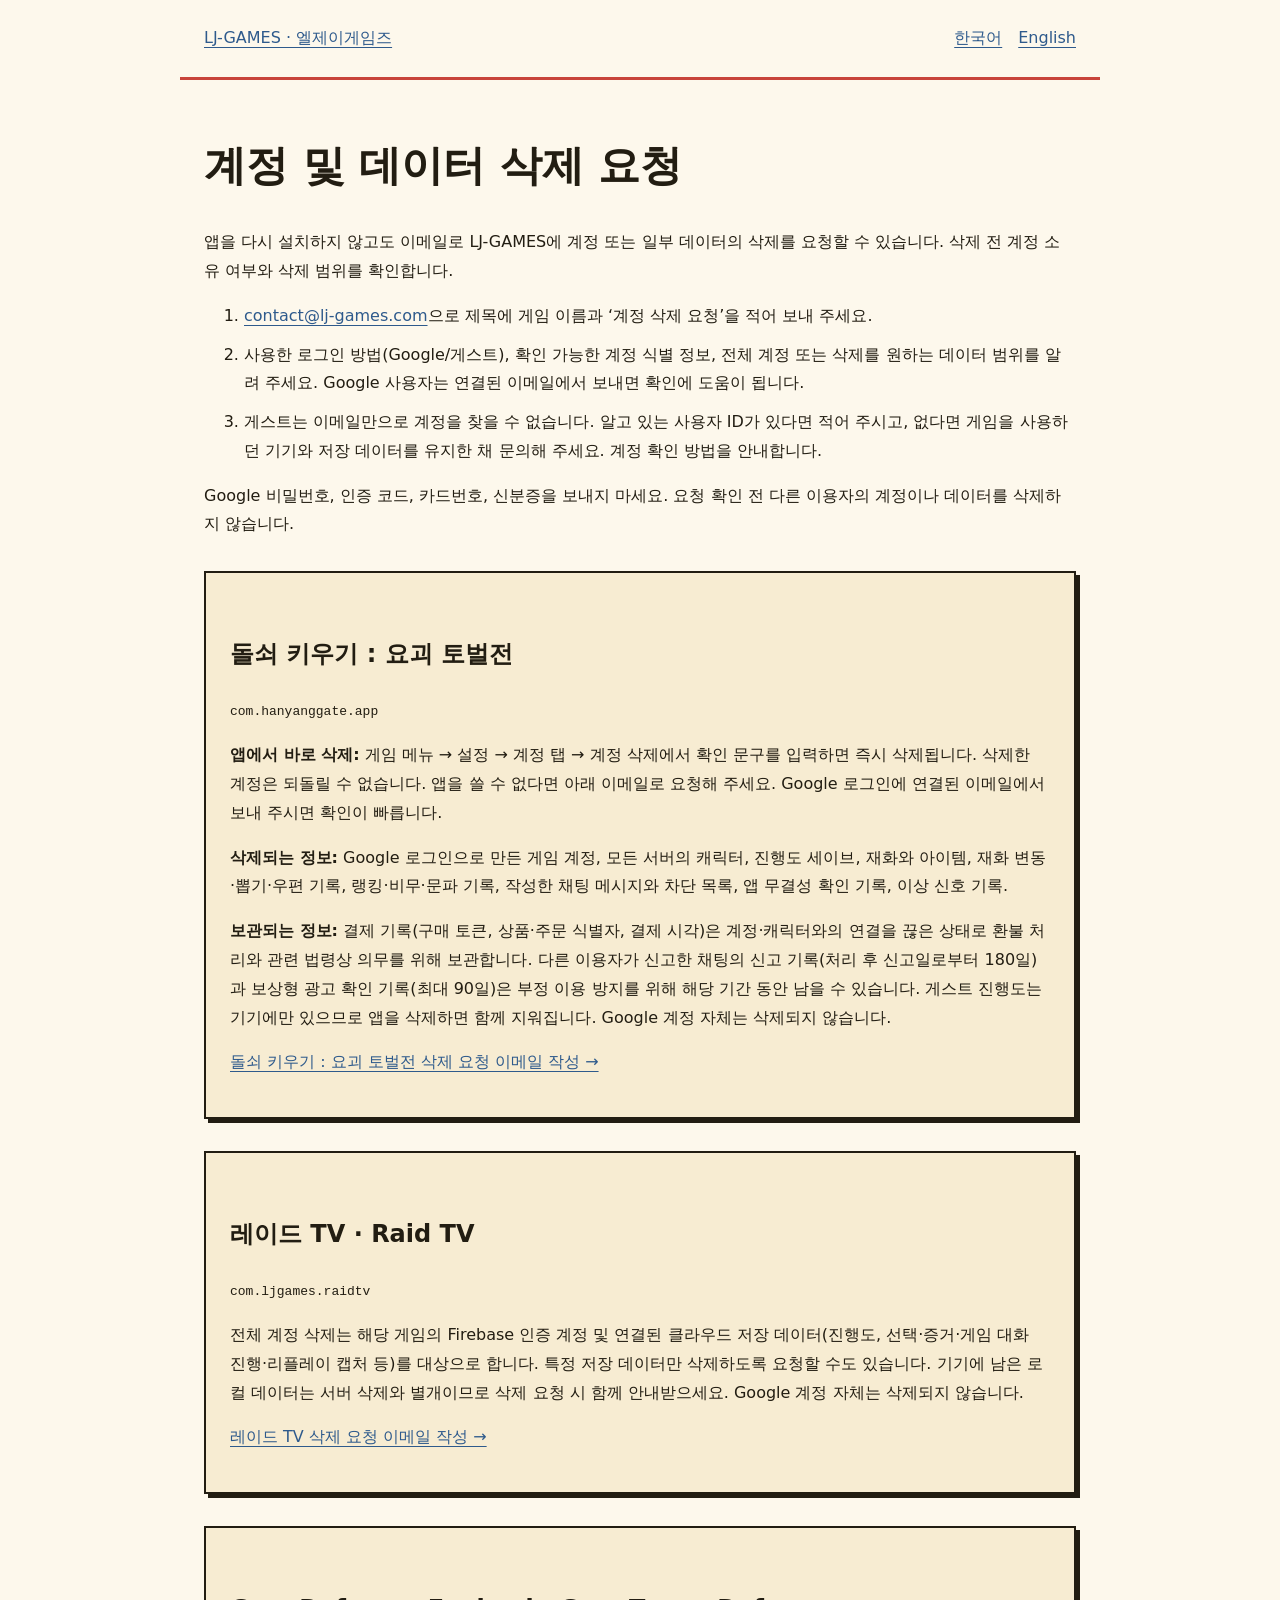
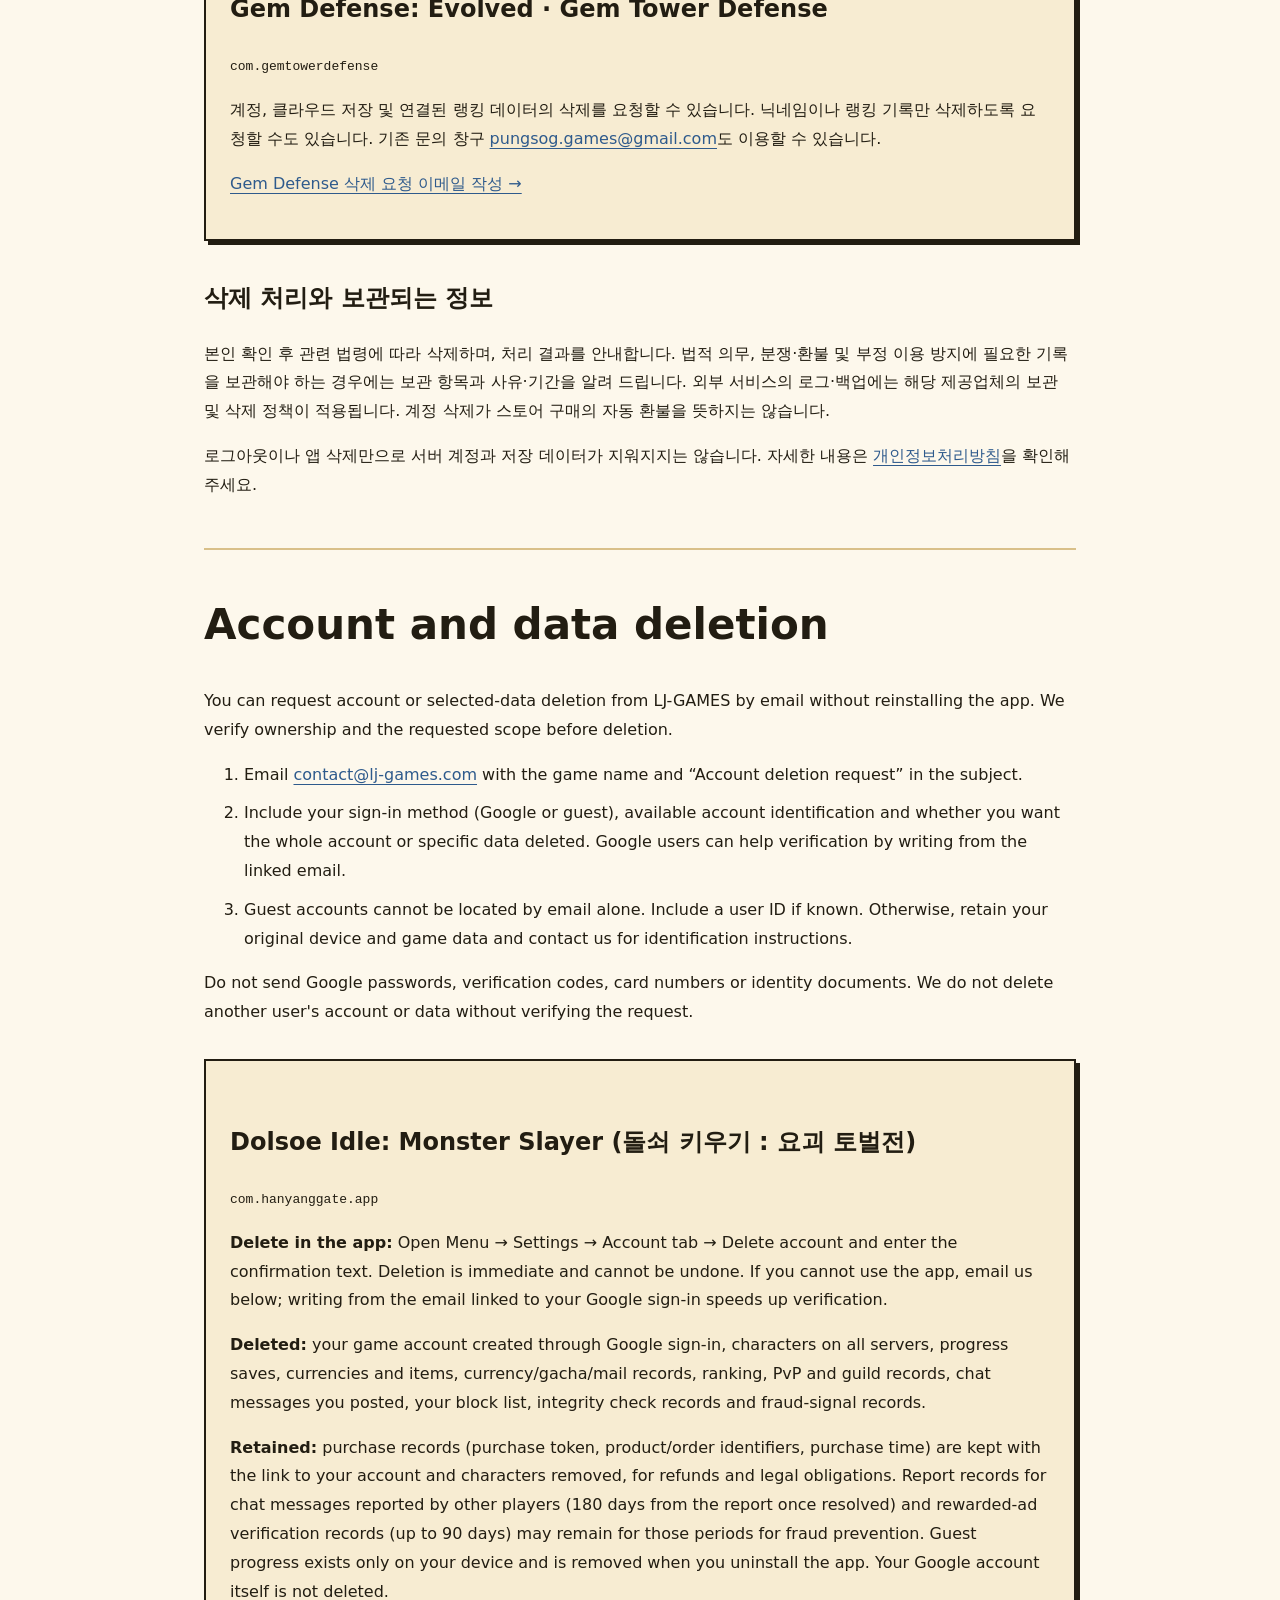
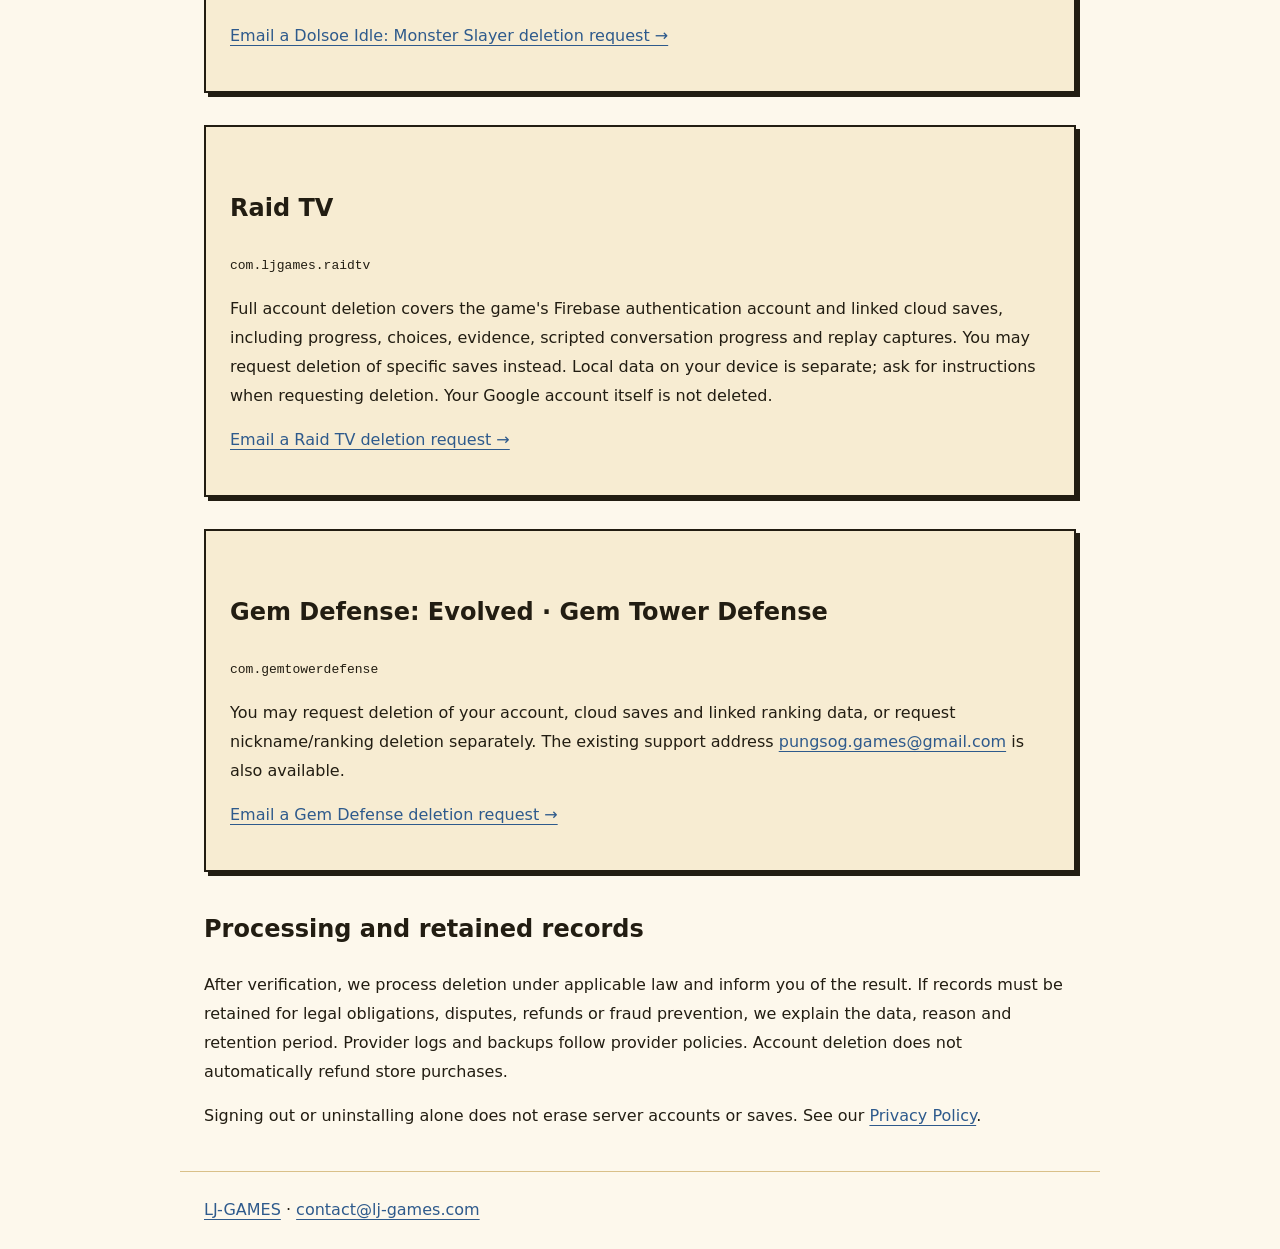
<file: privacy/delete-account.html>
<!doctype html>
<html lang="ko">
<head><meta charset="utf-8"><meta name="viewport" content="width=device-width, initial-scale=1"><title>계정·데이터 삭제 · LJ-GAMES</title><link rel="icon" href="/favicon.ico"><link rel="stylesheet" href="privacy.css"></head>
<body>
<header><a href="/">LJ-GAMES · 엘제이게임즈</a><nav aria-label="Language"><a href="#ko" lang="ko">한국어</a><a href="#en" lang="en">English</a></nav></header>
<main>
<section id="ko" lang="ko">
  <h1>계정 및 데이터 삭제 요청</h1>
  <p>앱을 다시 설치하지 않고도 이메일로 LJ-GAMES에 계정 또는 일부 데이터의 삭제를 요청할 수 있습니다. 삭제 전 계정 소유 여부와 삭제 범위를 확인합니다.</p>
  <ol>
    <li><a href="mailto:contact@lj-games.com?subject=게임%20계정%20삭제%20요청">contact@lj-games.com</a>으로 제목에 게임 이름과 ‘계정 삭제 요청’을 적어 보내 주세요.</li>
    <li>사용한 로그인 방법(Google/게스트), 확인 가능한 계정 식별 정보, 전체 계정 또는 삭제를 원하는 데이터 범위를 알려 주세요. Google 사용자는 연결된 이메일에서 보내면 확인에 도움이 됩니다.</li>
    <li>게스트는 이메일만으로 계정을 찾을 수 없습니다. 알고 있는 사용자 ID가 있다면 적어 주시고, 없다면 게임을 사용하던 기기와 저장 데이터를 유지한 채 문의해 주세요. 계정 확인 방법을 안내합니다.</li>
  </ol>
  <p>Google 비밀번호, 인증 코드, 카드번호, 신분증을 보내지 마세요. 요청 확인 전 다른 이용자의 계정이나 데이터를 삭제하지 않습니다.</p>
  <section class="game" id="hanyang-gate"><h2>돌쇠 키우기 : 요괴 토벌전</h2><p><code>com.hanyanggate.app</code></p><p><strong>앱에서 바로 삭제:</strong> 게임 메뉴 → 설정 → 계정 탭 → 계정 삭제에서 확인 문구를 입력하면 즉시 삭제됩니다. 삭제한 계정은 되돌릴 수 없습니다. 앱을 쓸 수 없다면 아래 이메일로 요청해 주세요. Google 로그인에 연결된 이메일에서 보내 주시면 확인이 빠릅니다.</p><p><strong>삭제되는 정보:</strong> Google 로그인으로 만든 게임 계정, 모든 서버의 캐릭터, 진행도 세이브, 재화와 아이템, 재화 변동·뽑기·우편 기록, 랭킹·비무·문파 기록, 작성한 채팅 메시지와 차단 목록, 앱 무결성 확인 기록, 이상 신호 기록.</p><p><strong>보관되는 정보:</strong> 결제 기록(구매 토큰, 상품·주문 식별자, 결제 시각)은 계정·캐릭터와의 연결을 끊은 상태로 환불 처리와 관련 법령상 의무를 위해 보관합니다. 다른 이용자가 신고한 채팅의 신고 기록(처리 후 신고일로부터 180일)과 보상형 광고 확인 기록(최대 90일)은 부정 이용 방지를 위해 해당 기간 동안 남을 수 있습니다. 게스트 진행도는 기기에만 있으므로 앱을 삭제하면 함께 지워집니다. Google 계정 자체는 삭제되지 않습니다.</p><p><a href="mailto:contact@lj-games.com?subject=돌쇠%20키우기%20계정%20삭제%20요청">돌쇠 키우기 : 요괴 토벌전 삭제 요청 이메일 작성 →</a></p></section>
  <section class="game" id="raidtv"><h2>레이드 TV · Raid TV</h2><p><code>com.ljgames.raidtv</code></p><p>전체 계정 삭제는 해당 게임의 Firebase 인증 계정 및 연결된 클라우드 저장 데이터(진행도, 선택·증거·게임 대화 진행·리플레이 캡처 등)를 대상으로 합니다. 특정 저장 데이터만 삭제하도록 요청할 수도 있습니다. 기기에 남은 로컬 데이터는 서버 삭제와 별개이므로 삭제 요청 시 함께 안내받으세요. Google 계정 자체는 삭제되지 않습니다.</p><p><a href="mailto:contact@lj-games.com?subject=Raid%20TV%20계정%20삭제%20요청">레이드 TV 삭제 요청 이메일 작성 →</a></p></section>
  <section class="game" id="gem-defense"><h2>Gem Defense: Evolved · Gem Tower Defense</h2><p><code>com.gemtowerdefense</code></p><p>계정, 클라우드 저장 및 연결된 랭킹 데이터의 삭제를 요청할 수 있습니다. 닉네임이나 랭킹 기록만 삭제하도록 요청할 수도 있습니다. 기존 문의 창구 <a href="mailto:pungsog.games@gmail.com">pungsog.games@gmail.com</a>도 이용할 수 있습니다.</p><p><a href="mailto:contact@lj-games.com?subject=Gem%20Defense%20계정%20삭제%20요청">Gem Defense 삭제 요청 이메일 작성 →</a></p></section>
  <h2>삭제 처리와 보관되는 정보</h2>
  <p>본인 확인 후 관련 법령에 따라 삭제하며, 처리 결과를 안내합니다. 법적 의무, 분쟁·환불 및 부정 이용 방지에 필요한 기록을 보관해야 하는 경우에는 보관 항목과 사유·기간을 알려 드립니다. 외부 서비스의 로그·백업에는 해당 제공업체의 보관 및 삭제 정책이 적용됩니다. 계정 삭제가 스토어 구매의 자동 환불을 뜻하지는 않습니다.</p>
  <p>로그아웃이나 앱 삭제만으로 서버 계정과 저장 데이터가 지워지지는 않습니다. 자세한 내용은 <a href="./">개인정보처리방침</a>을 확인해 주세요.</p>
</section>
<hr>
<section id="en" lang="en">
  <h1>Account and data deletion</h1>
  <p>You can request account or selected-data deletion from LJ-GAMES by email without reinstalling the app. We verify ownership and the requested scope before deletion.</p>
  <ol>
    <li>Email <a href="mailto:contact@lj-games.com?subject=Game%20account%20deletion%20request">contact@lj-games.com</a> with the game name and “Account deletion request” in the subject.</li>
    <li>Include your sign-in method (Google or guest), available account identification and whether you want the whole account or specific data deleted. Google users can help verification by writing from the linked email.</li>
    <li>Guest accounts cannot be located by email alone. Include a user ID if known. Otherwise, retain your original device and game data and contact us for identification instructions.</li>
  </ol>
  <p>Do not send Google passwords, verification codes, card numbers or identity documents. We do not delete another user's account or data without verifying the request.</p>
  <section class="game" id="hanyang-gate-en"><h2>Dolsoe Idle: Monster Slayer (돌쇠 키우기 : 요괴 토벌전)</h2><p><code>com.hanyanggate.app</code></p><p><strong>Delete in the app:</strong> Open Menu → Settings → Account tab → Delete account and enter the confirmation text. Deletion is immediate and cannot be undone. If you cannot use the app, email us below; writing from the email linked to your Google sign-in speeds up verification.</p><p><strong>Deleted:</strong> your game account created through Google sign-in, characters on all servers, progress saves, currencies and items, currency/gacha/mail records, ranking, PvP and guild records, chat messages you posted, your block list, integrity check records and fraud-signal records.</p><p><strong>Retained:</strong> purchase records (purchase token, product/order identifiers, purchase time) are kept with the link to your account and characters removed, for refunds and legal obligations. Report records for chat messages reported by other players (180 days from the report once resolved) and rewarded-ad verification records (up to 90 days) may remain for those periods for fraud prevention. Guest progress exists only on your device and is removed when you uninstall the app. Your Google account itself is not deleted.</p><p><a href="mailto:contact@lj-games.com?subject=Dolsoe%20Idle%20account%20deletion%20request">Email a Dolsoe Idle: Monster Slayer deletion request →</a></p></section>
  <section class="game" id="raidtv-en"><h2>Raid TV</h2><p><code>com.ljgames.raidtv</code></p><p>Full account deletion covers the game's Firebase authentication account and linked cloud saves, including progress, choices, evidence, scripted conversation progress and replay captures. You may request deletion of specific saves instead. Local data on your device is separate; ask for instructions when requesting deletion. Your Google account itself is not deleted.</p><p><a href="mailto:contact@lj-games.com?subject=Raid%20TV%20account%20deletion%20request">Email a Raid TV deletion request →</a></p></section>
  <section class="game" id="gem-defense-en"><h2>Gem Defense: Evolved · Gem Tower Defense</h2><p><code>com.gemtowerdefense</code></p><p>You may request deletion of your account, cloud saves and linked ranking data, or request nickname/ranking deletion separately. The existing support address <a href="mailto:pungsog.games@gmail.com">pungsog.games@gmail.com</a> is also available.</p><p><a href="mailto:contact@lj-games.com?subject=Gem%20Defense%20account%20deletion%20request">Email a Gem Defense deletion request →</a></p></section>
  <h2>Processing and retained records</h2>
  <p>After verification, we process deletion under applicable law and inform you of the result. If records must be retained for legal obligations, disputes, refunds or fraud prevention, we explain the data, reason and retention period. Provider logs and backups follow provider policies. Account deletion does not automatically refund store purchases.</p>
  <p>Signing out or uninstalling alone does not erase server accounts or saves. See our <a href="./#en">Privacy Policy</a>.</p>
</section>
</main><footer><a href="/">LJ-GAMES</a> · <a href="mailto:contact@lj-games.com">contact@lj-games.com</a></footer>
</body></html>
</file>
<file: privacy/privacy.css>
@import url('../design-system/colors_and_type.css');
* { box-sizing: border-box; }
body { margin: 0; background: var(--hanji-50); color: var(--hanji-800); font-family: system-ui, sans-serif; line-height: 1.8; }
header, main, footer { max-width: 920px; margin: auto; padding: 24px; }
header { border-bottom: 3px solid var(--dc-red); display: flex; gap: 20px; flex-wrap: wrap; justify-content: space-between; }
nav { display: flex; flex-wrap: wrap; gap: 16px; }
a { color: var(--dc-blue); text-underline-offset: 4px; overflow-wrap: anywhere; }
h1 { font-size: clamp(28px, 5vw, 42px); line-height: 1.3; }
h2 { font-size: 24px; margin-top: 36px; }
h3 { font-size: 19px; }
section { scroll-margin-top: 24px; }
.game { border: 2px solid var(--hanji-800); box-shadow: 4px 4px 0 var(--hanji-800); background: var(--hanji-100); padding: 24px; margin: 32px 0; }
.meta { color: var(--hanji-600); }
li { margin-bottom: 10px; }
hr { border: 0; border-top: 2px solid var(--hanji-300); margin: 48px 0; }
footer { border-top: 1px solid var(--hanji-300); }
:focus-visible { outline: 3px solid var(--dc-blue); outline-offset: 4px; }
@media (max-width: 500px) { header, main, footer { padding: 20px; } .game { padding: 18px; } ul, ol { padding-left: 22px; } }
</file>
